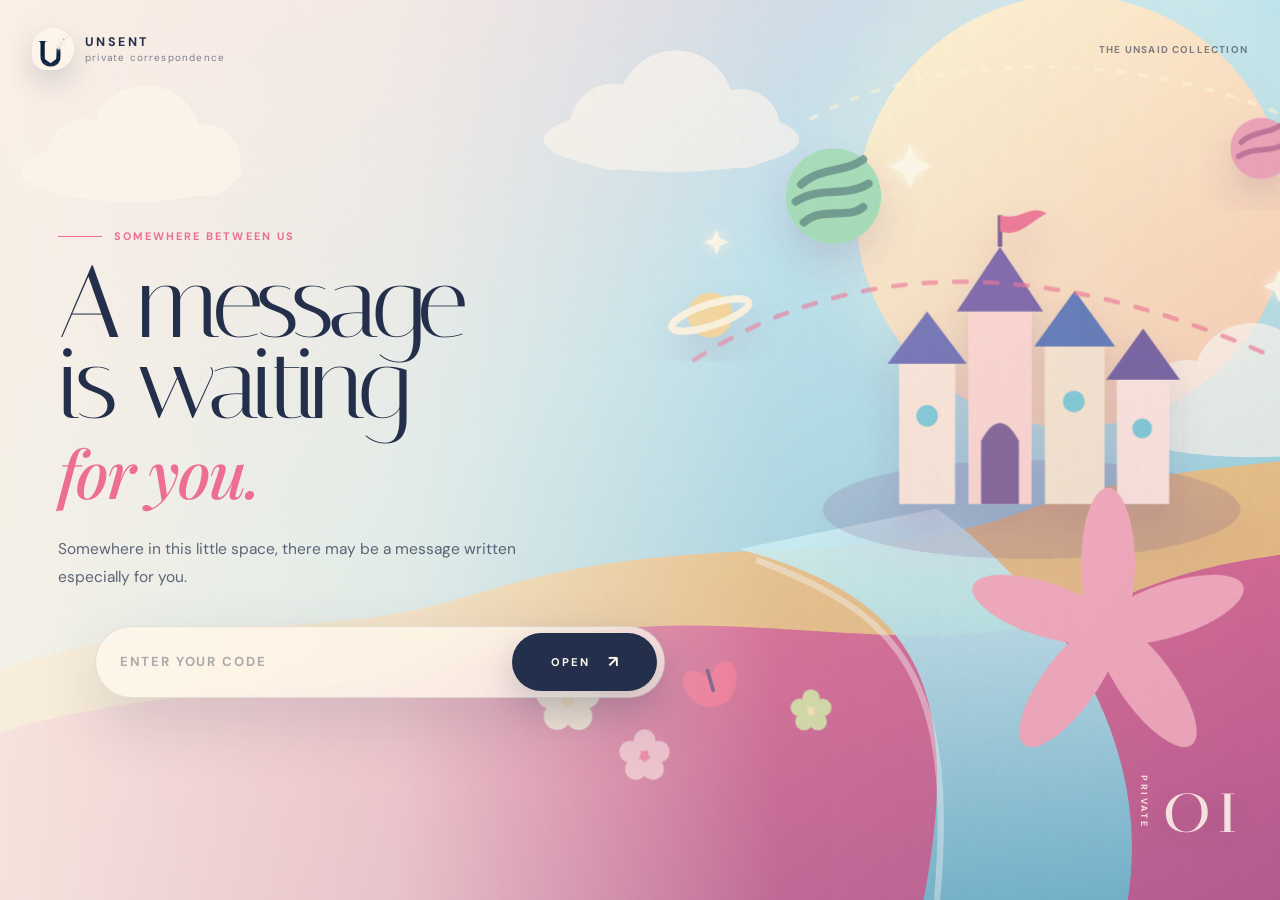
<file: index.html>
<!DOCTYPE html>
<html lang="id">
<head>
  <meta charset="UTF-8" />
  <meta name="viewport" content="width=device-width, initial-scale=1.0" />
  <meta http-equiv="Cache-Control" content="no-cache, no-store, must-revalidate" />
  <meta http-equiv="Pragma" content="no-cache" />
  <meta http-equiv="Expires" content="0" />
  <meta name="description" content="A private message, written for its intended recipient." />
  <meta name="theme-color" content="#f3a6bd" />
  <link rel="icon" type="image/png" sizes="32x32" href="assets/branding/favicon-32.png" />
  <link rel="icon" type="image/png" sizes="192x192" href="assets/branding/favicon-192.png" />
  <link rel="apple-touch-icon" href="assets/branding/favicon-192.png" />
  <title>The Unsaid Collection</title>
  <link rel="preconnect" href="https://fonts.googleapis.com" />
  <link rel="preconnect" href="https://fonts.gstatic.com" crossorigin />
  <link href="https://fonts.googleapis.com/css2?family=DM+Sans:wght@400;500;600;700&family=Italiana&family=Playfair+Display:ital,wght@0,600;1,500&display=swap" rel="stylesheet" />
  <link rel="stylesheet" href="css/style.css?v=20260629-scrollfix3" />
  <link rel="stylesheet" href="css/landing-v2.css?v=20260629-scrollfix3" />
</head>
<body class="landing-page dream-gate">
  <div class="dream-world" aria-hidden="true">
    <svg class="dream-art" viewBox="0 0 1600 1000" preserveAspectRatio="xMidYMid slice" role="presentation">
      <defs>
        <linearGradient id="sky" x1="0" y1="0" x2="1" y2="1">
          <stop offset="0" stop-color="#f8c4d3" />
          <stop offset="0.44" stop-color="#b9e3ef" />
          <stop offset="1" stop-color="#8bc9d8" />
        </linearGradient>
        <linearGradient id="sun" x1="0" y1="0" x2="1" y2="1">
          <stop offset="0" stop-color="#fff4cf" />
          <stop offset="1" stop-color="#ffc5a8" />
        </linearGradient>
        <linearGradient id="hillOne" x1="0" y1="0" x2="1" y2="1">
          <stop offset="0" stop-color="#f06f93" />
          <stop offset="1" stop-color="#bf5e96" />
        </linearGradient>
        <linearGradient id="hillTwo" x1="0" y1="0" x2="1" y2="1">
          <stop offset="0" stop-color="#f5d58e" />
          <stop offset="1" stop-color="#e9a977" />
        </linearGradient>
        <linearGradient id="river" x1="0" y1="0" x2="0" y2="1">
          <stop offset="0" stop-color="#d7fbff" />
          <stop offset="1" stop-color="#6dc4d9" />
        </linearGradient>
        <filter id="blur20"><feGaussianBlur stdDeviation="20" /></filter>
        <filter id="softShadow" x="-50%" y="-50%" width="200%" height="200%">
          <feDropShadow dx="0" dy="22" stdDeviation="20" flood-color="#703f78" flood-opacity=".18" />
        </filter>
        <filter id="glow" x="-100%" y="-100%" width="300%" height="300%">
          <feGaussianBlur stdDeviation="7" result="b" />
          <feMerge><feMergeNode in="b"/><feMergeNode in="SourceGraphic"/></feMerge>
        </filter>
      </defs>

      <rect width="1600" height="1000" fill="url(#sky)" />
      <circle cx="1280" cy="235" r="240" fill="url(#sun)" opacity=".96" />
      <circle cx="1295" cy="220" r="294" fill="#fff7d9" opacity=".17" filter="url(#blur20)" />

      <g class="cloud cloud-a" fill="#fffaf1" opacity=".84">
        <ellipse cx="235" cy="190" rx="122" ry="34" />
        <circle cx="184" cy="174" r="42" />
        <circle cx="251" cy="156" r="61" />
        <circle cx="316" cy="178" r="40" />
      </g>
      <g class="cloud cloud-b" fill="#fff7ef" opacity=".68">
        <ellipse cx="835" cy="155" rx="142" ry="36" />
        <circle cx="770" cy="141" r="48" />
        <circle cx="840" cy="120" r="64" />
        <circle cx="912" cy="143" r="44" />
      </g>
      <g class="cloud cloud-c" fill="#fff7ef" opacity=".74">
        <ellipse cx="1480" cy="470" rx="150" ry="38" />
        <circle cx="1407" cy="448" r="48" />
        <circle cx="1480" cy="425" r="66" />
        <circle cx="1552" cy="453" r="44" />
      </g>

      <path d="M0 780 C260 660 410 725 610 662 C870 580 1030 640 1220 570 C1400 506 1510 525 1600 495 L1600 1000 L0 1000 Z" fill="url(#hillTwo)" opacity=".96" />
      <path d="M0 846 C260 738 420 794 665 720 C900 650 1120 760 1330 666 C1450 612 1530 620 1600 602 L1600 1000 L0 1000 Z" fill="url(#hillOne)" />
      <path d="M910 610 C1090 660 1165 742 1115 1000 L1342 1000 C1370 823 1265 665 1130 565 Z" fill="url(#river)" opacity=".9" />
      <path d="M929 622 C1088 681 1152 752 1130 1000" fill="none" stroke="#fff" stroke-width="7" opacity=".42" />

      <g class="dream-castle" filter="url(#softShadow)">
        <ellipse cx="1235" cy="566" rx="232" ry="55" fill="#784b8e" opacity=".2" />
        <path d="M1088 560 L1088 400 L1150 400 L1150 560 Z" fill="#ffe7db" />
        <path d="M1165 560 L1165 342 L1235 342 L1235 560 Z" fill="#ffd6d2" />
        <path d="M1250 560 L1250 382 L1316 382 L1316 560 Z" fill="#f9e5d1" />
        <path d="M1330 560 L1330 420 L1388 420 L1388 560 Z" fill="#ffe5e0" />
        <path d="M1075 404 L1119 346 L1163 404 Z" fill="#6d6cb5" />
        <path d="M1152 346 L1200 274 L1248 346 Z" fill="#795fa8" />
        <path d="M1238 385 L1283 323 L1328 385 Z" fill="#5b74b8" />
        <path d="M1318 422 L1359 365 L1400 422 Z" fill="#735d9f" />
        <path d="M1179 490 Q1200 450 1221 490 L1221 560 L1179 560 Z" fill="#7e5f96" />
        <circle cx="1119" cy="462" r="12" fill="#7ec9d8" />
        <circle cx="1282" cy="446" r="12" fill="#7ec9d8" />
        <circle cx="1358" cy="476" r="11" fill="#7ec9d8" />
        <path d="M1200 274 L1200 239" stroke="#76518b" stroke-width="5" />
        <path d="M1200 239 C1225 246 1232 226 1252 237 C1232 248 1221 264 1200 257 Z" fill="#ef6f91" />
      </g>

      <g class="planet planet-a" filter="url(#softShadow)">
        <circle cx="1015" cy="218" r="53" fill="#9ddbb3" />
        <path d="M979 205 C1001 185 1028 192 1048 177 M973 224 C999 206 1028 220 1054 204 M982 247 C1002 229 1032 244 1048 230" fill="none" stroke="#527f78" stroke-width="9" stroke-linecap="round" opacity=".8" />
      </g>
      <g class="planet planet-b" filter="url(#softShadow)">
        <circle cx="1490" cy="165" r="34" fill="#ec9eb4" />
        <path d="M1468 158 C1482 145 1501 149 1513 138 M1465 174 C1482 162 1501 171 1518 159" fill="none" stroke="#ad5d88" stroke-width="6" stroke-linecap="round" opacity=".75" />
      </g>
      <g class="planet planet-c" filter="url(#softShadow)">
        <circle cx="878" cy="350" r="25" fill="#f6d18c" />
        <ellipse cx="878" cy="350" rx="45" ry="12" fill="none" stroke="#fff6df" stroke-width="8" transform="rotate(-18 878 350)" />
      </g>

      <g class="giant-flower flower-a" transform="translate(1320 700)">
        <circle r="42" fill="#ffcb65" />
        <ellipse rx="30" ry="84" fill="#f8a9be" transform="rotate(0) translate(0 -74)" />
        <ellipse rx="30" ry="84" fill="#f8a9be" transform="rotate(72) translate(0 -74)" />
        <ellipse rx="30" ry="84" fill="#f8a9be" transform="rotate(144) translate(0 -74)" />
        <ellipse rx="30" ry="84" fill="#f8a9be" transform="rotate(216) translate(0 -74)" />
        <ellipse rx="30" ry="84" fill="#f8a9be" transform="rotate(288) translate(0 -74)" />
      </g>
      <g class="giant-flower flower-b" transform="translate(1460 780) scale(.7)">
        <circle r="42" fill="#f27a91" />
        <ellipse rx="30" ry="84" fill="#d7eaa7" transform="rotate(0) translate(0 -74)" />
        <ellipse rx="30" ry="84" fill="#d7eaa7" transform="rotate(72) translate(0 -74)" />
        <ellipse rx="30" ry="84" fill="#d7eaa7" transform="rotate(144) translate(0 -74)" />
        <ellipse rx="30" ry="84" fill="#d7eaa7" transform="rotate(216) translate(0 -74)" />
        <ellipse rx="30" ry="84" fill="#d7eaa7" transform="rotate(288) translate(0 -74)" />
      </g>

      <g class="little-flowers" opacity=".92">
        <g transform="translate(720 778)"><circle r="12" fill="#ffe8a8"/><circle cy="-22" r="15" fill="#fff4d7"/><circle cx="20" cy="-6" r="15" fill="#fff4d7"/><circle cx="12" cy="18" r="15" fill="#fff4d7"/><circle cx="-12" cy="18" r="15" fill="#fff4d7"/><circle cx="-20" cy="-6" r="15" fill="#fff4d7"/></g>
        <g transform="translate(805 840) scale(.8)"><circle r="12" fill="#f46c90"/><circle cy="-22" r="15" fill="#f9c4d2"/><circle cx="20" cy="-6" r="15" fill="#f9c4d2"/><circle cx="12" cy="18" r="15" fill="#f9c4d2"/><circle cx="-12" cy="18" r="15" fill="#f9c4d2"/><circle cx="-20" cy="-6" r="15" fill="#f9c4d2"/></g>
        <g transform="translate(990 790) scale(.65)"><circle r="12" fill="#fff2b5"/><circle cy="-22" r="15" fill="#d9ecaa"/><circle cx="20" cy="-6" r="15" fill="#d9ecaa"/><circle cx="12" cy="18" r="15" fill="#d9ecaa"/><circle cx="-12" cy="18" r="15" fill="#d9ecaa"/><circle cx="-20" cy="-6" r="15" fill="#d9ecaa"/></g>
      </g>

      <g class="butterfly butterfly-a" transform="translate(970 470) rotate(-16)" fill="#f76e92">
        <ellipse cx="-14" cy="0" rx="15" ry="25" transform="rotate(-30)" />
        <ellipse cx="14" cy="0" rx="15" ry="25" transform="rotate(30)" />
        <rect x="-2" y="-13" width="4" height="27" rx="2" fill="#6f4b79" />
      </g>
      <g class="butterfly butterfly-b" transform="translate(1430 340) rotate(20) scale(.7)" fill="#fff3bb">
        <ellipse cx="-14" cy="0" rx="15" ry="25" transform="rotate(-30)" />
        <ellipse cx="14" cy="0" rx="15" ry="25" transform="rotate(30)" />
        <rect x="-2" y="-13" width="4" height="27" rx="2" fill="#a26482" />
      </g>

      <g class="sparkles" fill="#fff9e8" filter="url(#glow)">
        <path d="M1100 160 l7 18 18 7-18 7-7 18-7-18-18-7 18-7z" />
        <path d="M1510 300 l5 13 13 5-13 5-5 13-5-13-13-5 13-5z" />
        <path d="M885 255 l4 10 10 4-10 4-4 10-4-10-10-4 10-4z" />
      </g>

      <path class="orbit orbit-a" d="M860 400 C1030 290 1240 280 1500 395" fill="none" stroke="#f16d90" stroke-width="5" stroke-linecap="round" opacity=".62" />
      <path class="orbit orbit-b" d="M990 132 C1140 48 1390 57 1560 150" fill="none" stroke="#fff5d6" stroke-width="4" stroke-linecap="round" opacity=".62" />
    </svg>
    <div class="dream-grain"></div>
    <div class="dream-vignette"></div>
  </div>

  <header class="dream-header reveal-item">
    <a href="index.html" class="dream-brand" aria-label="Kembali ke halaman utama">
      <img class="dream-brand-logo" src="assets/branding/unsent-mark.png" alt="" aria-hidden="true" />
      <span class="dream-brand-copy">
        <strong>UNSENT</strong>
        <small>private correspondence</small>
      </span>
    </a>
    <span class="dream-edition">THE UNSAID COLLECTION</span>
  </header>

  <main class="dream-main">
    <section class="dream-copy reveal-item" aria-labelledby="page-title">
      <p class="dream-kicker"><span></span> Somewhere between us</p>
      <h1 id="page-title">A message<br />is waiting<br /><em>for you.</em></h1>
      <p class="dream-description">
        Somewhere in this little space, there may be a message written especially for you.
      </p>

      <form id="inviteForm" class="invite-form dream-form" novalidate>
        <label class="sr-only" for="inviteCode">Invitation code</label>
        <p id="formMessage" class="form-message dream-feedback" role="status" aria-live="polite"></p>
        <div class="input-wrap dream-input">
          <input
            id="inviteCode"
            name="inviteCode"
            type="text"
            inputmode="text"
            autocomplete="off"
            autocapitalize="characters"
            spellcheck="false"
            placeholder="ENTER YOUR CODE"
            maxlength="30"
            aria-describedby="formMessage"
          />
          <button id="submitButton" type="submit" aria-label="Buka pesan">
            <span class="button-label">OPEN</span>
            <span class="button-arrow" aria-hidden="true">↗</span>
          </button>
        </div>
      </form>
    </section>

    <div class="dream-side-title reveal-item" aria-hidden="true">
      <span>PRIVATE</span>
      <strong>01</strong>
    </div>
  </main>

  <div id="successOverlay" class="success-overlay dream-success" aria-hidden="true">
    <div class="success-portal" aria-hidden="true">
      <span class="success-orbit orbit-one"></span>
      <span class="success-orbit orbit-two"></span>
      <span class="success-star">✦</span>
    </div>
    <div class="success-card">
      <p class="success-kicker">Invitation recognized</p>
      <h2>Welcome, <span id="guestName">friend</span>.</h2>
      <p>Your message is opening.</p>
      <div class="loading-line"><span></span></div>
    </div>
  </div>

  <button id="ownerResetButton" class="owner-reset-button" type="button" aria-label="Reset one-time read history"></button>

  <script src="js/messages.js?v=20260629-scrollfix3"></script>
  <script src="js/app.js?v=20260629-scrollfix3"></script>
</body>
</html>
</file>
<file: css/style.css>
:root {
  --ink: #25233a;
  --muted: #706d83;
  --paper: rgba(255, 255, 255, 0.76);
  --line: rgba(37, 35, 58, 0.13);
  --shadow: 0 30px 90px rgba(67, 54, 106, 0.18);
}

* {
  box-sizing: border-box;
}

html {
  scroll-behavior: smooth;
}

body {
  margin: 0;
  min-height: 100vh;
  font-family: "DM Sans", sans-serif;
  color: var(--ink);
  background: #f6f2fb;
  overflow-x: hidden;
}

button,
input {
  font: inherit;
}

button,
a {
  -webkit-tap-highlight-color: transparent;
}

button {
  cursor: pointer;
}

/* =========================================================
   LANDING PAGE — THE PRIVATE INVITATION
   ========================================================= */
.landing-page {
  position: relative;
  min-height: 100vh;
  display: flex;
  flex-direction: column;
  color: #f7f0e8;
  background: #0d1326;
  isolation: isolate;
}

.night-sky {
  position: fixed;
  z-index: -2;
  inset: 0;
  overflow: hidden;
  pointer-events: none;
  background:
    radial-gradient(circle at 70% 14%, rgba(120, 114, 165, 0.16), transparent 30%),
    radial-gradient(circle at 13% 84%, rgba(112, 64, 93, 0.18), transparent 31%),
    linear-gradient(145deg, #10182e 0%, #0d1326 48%, #111326 100%);
}

.aurora,
.moon-glow,
.stars,
.landing-grain {
  position: absolute;
}

.aurora {
  border-radius: 50%;
  filter: blur(75px);
  opacity: 0.34;
  animation: landing-drift 16s ease-in-out infinite;
}

.aurora-one {
  width: 540px;
  height: 410px;
  top: -180px;
  right: -100px;
  background: #7775a8;
}

.aurora-two {
  width: 430px;
  height: 430px;
  left: -180px;
  bottom: -220px;
  background: #713e5f;
  animation-delay: -7s;
}

.moon-glow {
  width: 320px;
  height: 320px;
  top: 9%;
  right: 13%;
  border-radius: 50%;
  background: rgba(247, 232, 206, 0.09);
  filter: blur(18px);
  box-shadow: 0 0 100px rgba(246, 224, 189, 0.08);
}

.stars {
  inset: 0;
  opacity: 0.36;
  background-image:
    radial-gradient(circle, rgba(255,255,255,.9) 0 1px, transparent 1.2px),
    radial-gradient(circle, rgba(255,239,218,.72) 0 1px, transparent 1.3px);
  background-position: 0 0, 35px 24px;
}

.stars-small {
  background-size: 86px 86px, 112px 112px;
  mask-image: linear-gradient(to bottom, black, transparent 84%);
}

.stars-large {
  opacity: 0.17;
  background-size: 220px 220px, 310px 310px;
  transform: translateY(-40px);
}

.landing-grain {
  inset: 0;
  opacity: 0.14;
  mix-blend-mode: soft-light;
  background-image: url("data:image/svg+xml,%3Csvg viewBox='0 0 180 180' xmlns='http://www.w3.org/2000/svg'%3E%3Cfilter id='n'%3E%3CfeTurbulence type='fractalNoise' baseFrequency='.86' numOctaves='3' stitchTiles='stitch'/%3E%3C/filter%3E%3Crect width='100%25' height='100%25' filter='url(%23n)' opacity='.55'/%3E%3C/svg%3E");
}

.landing-header,
.landing-footer,
.landing-shell {
  width: min(1240px, calc(100% - 48px));
  margin-inline: auto;
}

.landing-header {
  position: relative;
  z-index: 4;
  display: flex;
  align-items: center;
  justify-content: space-between;
  gap: 20px;
  padding: 30px 0 14px;
  border-bottom: 1px solid rgba(255,255,255,0.1);
}

.landing-brand {
  display: inline-flex;
  align-items: center;
  gap: 10px;
  color: #f6ede4;
  font-family: "Italiana", "Playfair Display", serif;
  font-size: 1.2rem;
  letter-spacing: 0.06em;
  text-decoration: none;
}

.brand-star {
  color: #d0aa7c;
  font-size: 0.85rem;
}

.landing-header p,
.landing-footer p {
  margin: 0;
  color: rgba(238, 230, 222, 0.46);
  font-size: 0.68rem;
  letter-spacing: 0.16em;
  text-transform: uppercase;
}

.landing-shell {
  position: relative;
  z-index: 2;
  flex: 1;
  display: grid;
  grid-template-columns: minmax(0, 1.02fr) minmax(430px, 0.78fr);
  align-items: center;
  gap: clamp(55px, 8vw, 120px);
  padding: 58px 0 62px;
}

.landing-copy {
  max-width: 650px;
}

.landing-kicker {
  display: flex;
  align-items: center;
  gap: 12px;
  margin: 0 0 25px;
  color: #c8a77f;
  font-size: 0.69rem;
  font-weight: 600;
  letter-spacing: 0.19em;
  text-transform: uppercase;
}

.landing-kicker span {
  width: 42px;
  height: 1px;
  background: #c8a77f;
}

.landing-copy h1 {
  margin: 0;
  color: #f7f0e8;
  font-family: "Italiana", "Playfair Display", serif;
  font-size: clamp(4rem, 7.2vw, 7.25rem);
  font-weight: 400;
  letter-spacing: -0.05em;
  line-height: 0.91;
}

.landing-copy h1 em {
  display: block;
  margin-top: 0.11em;
  color: #d4af83;
  font-family: "Playfair Display", serif;
  font-size: 0.58em;
  font-weight: 500;
  letter-spacing: -0.025em;
}

.landing-intro {
  max-width: 590px;
  margin: 32px 0 0;
  color: rgba(239, 232, 225, 0.65);
  font-size: 0.98rem;
  line-height: 1.9;
}

.landing-details {
  display: flex;
  align-items: center;
  gap: 24px;
  margin-top: 46px;
}

.landing-details > div {
  display: grid;
  grid-template-columns: auto 1fr;
  align-items: center;
  gap: 12px;
  max-width: 200px;
}

.landing-details strong {
  color: #d0aa7c;
  font-family: "Italiana", serif;
  font-size: 1.45rem;
  font-weight: 400;
}

.landing-details span {
  color: rgba(239, 232, 225, 0.53);
  font-size: 0.72rem;
  line-height: 1.45;
}

.landing-details > i {
  width: 35px;
  height: 1px;
  background: rgba(255,255,255,0.14);
}

.invitation-stage {
  position: relative;
  width: min(100%, 505px);
  justify-self: end;
  padding: 24px 18px 18px;
  perspective: 1300px;
}

.letter-stack {
  position: absolute;
  inset: 40px 30px 6px;
  transform-style: preserve-3d;
}

.paper {
  position: absolute;
  inset: 0;
  border: 1px solid rgba(67, 51, 51, 0.11);
  border-radius: 4px;
  background: #e9dfd0;
  box-shadow: 0 30px 80px rgba(0,0,0,0.28);
}

.paper-back {
  transform: rotate(6deg) translate(8px, 8px);
  opacity: 0.5;
}

.paper-middle {
  transform: rotate(-3deg) translate(-7px, 7px);
  opacity: 0.72;
}

.invitation-card {
  position: relative;
  z-index: 2;
  min-height: 565px;
  padding: clamp(34px, 5vw, 53px);
  color: #28211f;
  background:
    linear-gradient(rgba(245, 237, 224, 0.95), rgba(245, 237, 224, 0.95)),
    repeating-linear-gradient(0deg, transparent 0 30px, rgba(75,52,42,.04) 31px);
  border: 1px solid rgba(255,255,255,0.65);
  border-radius: 4px;
  box-shadow: 0 38px 100px rgba(0,0,0,0.37);
  transform: rotateY(-2deg) rotateZ(0.25deg);
  transition: transform 0.5s cubic-bezier(.2,.8,.2,1), box-shadow 0.5s ease;
}

.invitation-stage:hover .invitation-card,
.invitation-stage:focus-within .invitation-card {
  transform: rotateY(0deg) rotateZ(0deg) translateY(-4px);
  box-shadow: 0 46px 115px rgba(0,0,0,0.42);
}

.card-corners::before,
.card-corners::after,
.invitation-card::before,
.invitation-card::after {
  position: absolute;
  width: 22px;
  height: 22px;
  content: "";
  border-color: rgba(92, 69, 56, 0.34);
}

.card-corners::before { top: 15px; left: 15px; border-top: 1px solid; border-left: 1px solid; }
.card-corners::after { top: 15px; right: 15px; border-top: 1px solid; border-right: 1px solid; }
.invitation-card::before { bottom: 15px; left: 15px; border-bottom: 1px solid; border-left: 1px solid; }
.invitation-card::after { bottom: 15px; right: 15px; border-bottom: 1px solid; border-right: 1px solid; }

.invitation-heading {
  display: flex;
  align-items: center;
  justify-content: space-between;
  color: rgba(53, 42, 38, 0.45);
  font-size: 0.65rem;
  letter-spacing: 0.16em;
  text-transform: uppercase;
}

.invitation-symbol {
  color: #966346;
  font-size: 0.9rem;
}

.wax-seal {
  position: relative;
  width: 74px;
  height: 74px;
  display: grid;
  place-items: center;
  margin: 32px auto 27px;
  color: #f0d8c2;
  background:
    radial-gradient(circle at 35% 28%, rgba(255,255,255,.25), transparent 18%),
    radial-gradient(circle, #a2574a 0 58%, #844338 60% 72%, #9b5144 74%);
  border-radius: 48% 52% 46% 54% / 54% 44% 56% 46%;
  filter: drop-shadow(0 8px 10px rgba(83,38,32,.28));
  transform: rotate(-7deg);
  transition: transform 0.35s ease;
}

.invitation-stage:hover .wax-seal {
  transform: rotate(0) scale(1.04);
}

.wax-seal::after {
  position: absolute;
  inset: 11px;
  border: 1px solid rgba(249, 220, 196, 0.42);
  border-radius: 50%;
  content: "";
}

.wax-seal span {
  position: relative;
  z-index: 1;
  font-family: "Italiana", serif;
  font-size: 1.85rem;
}

.card-kicker {
  margin: 0 0 11px;
  color: #9a6a4d;
  font-size: 0.62rem;
  font-weight: 600;
  letter-spacing: 0.17em;
  text-align: center;
  text-transform: uppercase;
}

.invitation-card h2 {
  margin: 0;
  font-family: "Italiana", "Playfair Display", serif;
  font-size: clamp(2.55rem, 4vw, 3.35rem);
  font-weight: 400;
  letter-spacing: -0.04em;
  line-height: 0.95;
  text-align: center;
}

.card-description {
  max-width: 310px;
  margin: 20px auto 28px;
  color: #786b65;
  font-size: 0.82rem;
  line-height: 1.65;
  text-align: center;
}

.invite-form {
  width: 100%;
  margin: 0 auto;
}

.invite-form label {
  display: block;
  margin: 0 0 8px 2px;
  color: #6f5d55;
  font-size: 0.67rem;
  font-weight: 600;
  letter-spacing: 0.13em;
  text-transform: uppercase;
}

.input-wrap {
  display: grid;
  grid-template-columns: auto minmax(0, 1fr) auto;
  align-items: center;
  gap: 10px;
  min-height: 59px;
  padding: 6px 7px 6px 15px;
  border: 1px solid rgba(79, 58, 48, 0.2);
  background: rgba(255,255,255,0.39);
  box-shadow: inset 0 1px rgba(255,255,255,0.55);
  transition: border-color .25s ease, box-shadow .25s ease, transform .25s ease;
}

.input-wrap:focus-within {
  border-color: rgba(146, 82, 64, 0.58);
  box-shadow: 0 10px 28px rgba(75, 51, 43, 0.11), inset 0 1px rgba(255,255,255,.75);
  transform: translateY(-1px);
}

.input-wrap.error {
  border-color: rgba(165, 55, 62, 0.62);
  animation: shake 0.38s ease;
}

.input-icon {
  color: rgba(91, 68, 58, 0.45);
  font-family: "Italiana", serif;
  font-size: 1.2rem;
}

.input-wrap input {
  min-width: 0;
  width: 100%;
  padding: 12px 0;
  border: 0;
  outline: 0;
  color: #342925;
  background: transparent;
  font-size: 0.92rem;
  font-weight: 600;
  letter-spacing: 0.12em;
  text-transform: uppercase;
}

.input-wrap input::placeholder {
  color: rgba(87, 68, 61, 0.31);
}

.input-wrap button {
  min-width: 112px;
  display: inline-flex;
  align-items: center;
  justify-content: center;
  gap: 10px;
  padding: 14px 16px;
  border: 0;
  color: #f8eee4;
  background: #2e292b;
  box-shadow: 0 9px 20px rgba(41, 34, 35, 0.2);
  transition: transform .2s ease, background .2s ease, opacity .2s ease;
}

.input-wrap button:hover {
  background: #4b3936;
  transform: translateY(-2px);
}

.input-wrap button:disabled {
  cursor: progress;
  opacity: .67;
}

.input-wrap button.checking .button-arrow {
  animation: spinner .7s linear infinite;
}

.button-arrow {
  font-size: 1rem;
}

.form-feedback {
  min-height: 28px;
  display: flex;
  align-items: flex-start;
  justify-content: space-between;
  gap: 12px;
  padding: 8px 2px 0;
}

.form-message {
  margin: 0;
  color: #a13f48;
  font-size: 0.72rem;
  line-height: 1.35;
}

.form-message.success {
  color: #4d755b;
}

.form-feedback > span {
  flex: none;
  color: rgba(80, 63, 56, 0.43);
  font-size: 0.64rem;
}

.card-footer {
  display: flex;
  align-items: center;
  justify-content: center;
  gap: 10px;
  margin-top: 19px;
  color: rgba(65, 50, 44, 0.38);
  font-family: "Playfair Display", serif;
  font-size: 0.62rem;
  font-style: italic;
}

.card-footer i {
  width: 3px;
  height: 3px;
  background: #a27b64;
  border-radius: 50%;
}

.floating-note {
  position: absolute;
  z-index: 4;
  padding: 9px 13px;
  color: rgba(243, 231, 219, 0.6);
  background: rgba(12, 17, 33, 0.62);
  border: 1px solid rgba(255,255,255,0.09);
  border-radius: 999px;
  backdrop-filter: blur(12px);
  font-family: "Playfair Display", serif;
  font-size: 0.66rem;
  font-style: italic;
  white-space: nowrap;
  box-shadow: 0 12px 35px rgba(0,0,0,.18);
  animation: note-float 5s ease-in-out infinite;
}

.note-one {
  top: 9px;
  right: -47px;
}

.note-two {
  left: -59px;
  bottom: 49px;
  animation-delay: -2.3s;
}

.landing-footer {
  position: relative;
  z-index: 3;
  display: flex;
  justify-content: space-between;
  gap: 24px;
  padding: 14px 0 27px;
}

.landing-footer span {
  display: inline-block;
  margin-left: 6px;
  animation: scroll-nudge 1.8s ease-in-out infinite;
}

.reveal-item {
  opacity: 0;
  transform: translateY(18px);
  animation: reveal .85s cubic-bezier(.2,.75,.2,1) forwards;
}

.landing-header.reveal-item { animation-delay: .05s; }
.landing-copy .reveal-item:nth-child(1) { animation-delay: .12s; }
.landing-copy .reveal-item:nth-child(2) { animation-delay: .22s; }
.landing-copy .reveal-item:nth-child(3) { animation-delay: .34s; }
.landing-copy .reveal-item:nth-child(4) { animation-delay: .46s; }
.invitation-stage.reveal-item { animation-delay: .3s; }
.landing-footer.reveal-item { animation-delay: .58s; }

.success-overlay {
  position: fixed;
  z-index: 30;
  inset: 0;
  display: grid;
  place-items: center;
  padding: 24px;
  background: rgba(6, 10, 22, 0.72);
  backdrop-filter: blur(20px);
  opacity: 0;
  visibility: hidden;
  transition: opacity .4s ease, visibility .4s ease;
}

.success-overlay.active {
  opacity: 1;
  visibility: visible;
}

.success-rings {
  position: absolute;
  width: min(68vw, 660px);
  aspect-ratio: 1;
}

.success-rings span {
  position: absolute;
  inset: 0;
  border: 1px solid rgba(218, 180, 134, 0.12);
  border-radius: 50%;
  animation: ring-pulse 2s ease-out infinite;
}

.success-rings span:nth-child(2) { inset: 13%; animation-delay: -.65s; }
.success-rings span:nth-child(3) { inset: 27%; animation-delay: -1.3s; }

.success-card {
  position: relative;
  width: min(440px, 100%);
  padding: 46px 38px;
  color: #2c2523;
  text-align: center;
  background: #f3eadf;
  border: 1px solid rgba(255,255,255,0.75);
  box-shadow: 0 40px 120px rgba(0,0,0,.45);
  transform: translateY(22px) scale(.96);
  transition: transform .45s cubic-bezier(.2,.8,.2,1);
}

.success-overlay.active .success-card {
  transform: translateY(0) scale(1);
}

.success-icon {
  width: 48px;
  height: 48px;
  display: grid;
  place-items: center;
  margin: 0 auto 18px;
  color: #9e654d;
  border: 1px solid rgba(126, 82, 63, .24);
  border-radius: 50%;
}

.success-kicker {
  margin: 0;
  color: #9b6a52;
  font-size: .67rem;
  font-weight: 600;
  letter-spacing: .18em;
  text-transform: uppercase;
}

.success-card h2 {
  margin: 12px 0 9px;
  font-family: "Italiana", "Playfair Display", serif;
  font-size: 2.75rem;
  font-weight: 400;
  letter-spacing: -.04em;
}

.success-card > p:not(.success-kicker) {
  margin: 0;
  color: #746862;
}

.success-card small {
  color: #8e817a;
}

.loading-line {
  height: 2px;
  margin: 27px 0 14px;
  overflow: hidden;
  background: rgba(76, 57, 49, 0.11);
}

.loading-line span {
  display: block;
  width: 0;
  height: 100%;
  background: linear-gradient(90deg, #804a3e, #cf9f73);
}

.success-overlay.active .loading-line span {
  animation: load 1.45s ease forwards;
}

.landing-page.invite-accepted .invitation-card {
  transform: translateY(-10px) rotateX(2deg) scale(.98);
}

@keyframes landing-drift {
  0%, 100% { transform: translate3d(0,0,0) scale(1); }
  50% { transform: translate3d(34px,-18px,0) scale(1.08); }
}

@keyframes note-float {
  0%, 100% { transform: translateY(0) rotate(-1deg); }
  50% { transform: translateY(-8px) rotate(1deg); }
}

@keyframes scroll-nudge {
  0%, 100% { transform: translateY(0); opacity: .5; }
  50% { transform: translateY(4px); opacity: 1; }
}

@keyframes spinner {
  to { transform: rotate(360deg); }
}

@keyframes ring-pulse {
  0% { transform: scale(.7); opacity: 0; }
  35% { opacity: .8; }
  100% { transform: scale(1.12); opacity: 0; }
}

@media (max-width: 1020px) {
  .landing-shell {
    grid-template-columns: 1fr;
    gap: 70px;
    padding-top: 70px;
  }

  .landing-copy {
    max-width: 780px;
    text-align: center;
    justify-self: center;
  }

  .landing-kicker,
  .landing-details {
    justify-content: center;
  }

  .landing-intro {
    margin-inline: auto;
  }

  .invitation-stage {
    justify-self: center;
  }
}

@media (max-width: 620px) {
  .landing-header,
  .landing-footer,
  .landing-shell {
    width: min(100% - 28px, 1240px);
  }

  .landing-header {
    padding-top: 20px;
  }

  .landing-header p {
    display: none;
  }

  .landing-shell {
    gap: 45px;
    padding: 50px 0 36px;
  }

  .landing-copy h1 {
    font-size: clamp(3.35rem, 18vw, 5.2rem);
  }

  .landing-intro {
    font-size: .9rem;
    line-height: 1.8;
  }

  .landing-details {
    gap: 12px;
    margin-top: 35px;
  }

  .landing-details > div {
    grid-template-columns: 1fr;
    gap: 2px;
    text-align: center;
  }

  .landing-details > i {
    width: 20px;
  }

  .invitation-stage {
    padding: 10px 0;
  }

  .letter-stack {
    inset: 25px 7px 0;
  }

  .invitation-card {
    min-height: 0;
    padding: 38px 24px 34px;
    transform: none;
  }

  .invitation-stage:hover .invitation-card,
  .invitation-stage:focus-within .invitation-card {
    transform: translateY(-2px);
  }

  .wax-seal {
    width: 66px;
    height: 66px;
    margin: 27px auto 23px;
  }

  .input-wrap {
    grid-template-columns: auto minmax(0, 1fr);
    padding: 8px 9px 8px 14px;
  }

  .input-wrap button {
    grid-column: 1 / -1;
    width: 100%;
  }

  .form-feedback {
    min-height: 37px;
  }

  .floating-note {
    display: none;
  }

  .card-footer {
    gap: 7px;
    font-size: .57rem;
  }

  .landing-footer {
    justify-content: center;
    text-align: center;
  }

  .landing-footer p:last-child {
    display: none;
  }
}

.message-page {
  min-height: 100vh;
  transition: background 0.6s ease, color 0.6s ease;
}

.message-header,
.message-footer {
  position: relative;
  z-index: 5;
  display: flex;
  align-items: center;
  justify-content: space-between;
  gap: 20px;
  width: min(1180px, calc(100% - 40px));
  margin: 0 auto;
}

.message-header {
  padding: 24px 0;
}

.brand {
  color: inherit;
  font-family: "Playfair Display", serif;
  font-style: italic;
  text-decoration: none;
}

.ghost-button,
.secondary-button {
  border: 1px solid var(--theme-line, rgba(255,255,255,0.25));
  color: inherit;
  background: var(--theme-glass, rgba(255,255,255,0.08));
  backdrop-filter: blur(12px);
  transition: transform 0.2s ease, background 0.2s ease;
}

.ghost-button {
  padding: 10px 15px;
  border-radius: 999px;
  font-size: 0.78rem;
}

.ghost-button:hover,
.secondary-button:hover {
  transform: translateY(-2px);
  background: var(--theme-glass-hover, rgba(255,255,255,0.14));
}

.message-shell {
  position: relative;
  z-index: 2;
  width: min(1000px, calc(100% - 32px));
  margin: 0 auto;
}

.intro-scene {
  min-height: calc(100vh - 150px);
  display: flex;
  flex-direction: column;
  align-items: center;
  justify-content: center;
  padding: 42px 0 90px;
  text-align: center;
  transition: opacity 0.5s ease, transform 0.5s ease;
}

.intro-scene.leaving {
  opacity: 0;
  transform: translateY(-22px);
}

.envelope-wrap {
  height: 180px;
  display: grid;
  place-items: center;
  margin-bottom: 24px;
  perspective: 1000px;
}

.envelope {
  position: relative;
  width: 230px;
  height: 145px;
  padding: 0;
  border: 0;
  background: transparent;
  filter: drop-shadow(0 25px 28px rgba(0,0,0,0.18));
  transition: transform 0.25s ease;
}

.envelope:hover {
  transform: translateY(-7px) rotate(-1deg);
}

.envelope-back,
.envelope-front,
.envelope-flap {
  position: absolute;
  inset: 0;
  border-radius: 10px;
}

.envelope-back {
  background: var(--theme-envelope, #ece0f4);
}

.envelope-front {
  z-index: 3;
  clip-path: polygon(0 0, 50% 50%, 100% 0, 100% 100%, 0 100%);
  background: var(--theme-envelope-front, #dfcfe9);
}

.envelope-flap {
  z-index: 4;
  transform-origin: top;
  clip-path: polygon(0 0, 100% 0, 50% 62%);
  background: var(--theme-envelope-flap, #f4e9f9);
  transition: transform 0.75s cubic-bezier(.2,.8,.2,1), z-index 0s 0.3s;
}

.letter-preview {
  position: absolute;
  z-index: 2;
  left: 18px;
  right: 18px;
  bottom: 12px;
  height: 112px;
  padding: 22px;
  background: #fffdf8;
  border-radius: 8px;
  transition: transform 0.75s cubic-bezier(.2,.8,.2,1);
}

.letter-lines,
.letter-lines::before,
.letter-lines::after {
  display: block;
  height: 5px;
  border-radius: 99px;
  background: #ddd5cc;
  content: "";
}

.letter-lines::before {
  width: 72%;
  margin-top: 12px;
}

.letter-lines::after {
  width: 54%;
  margin-top: 12px;
}

.letter-seal {
  position: absolute;
  right: 18px;
  bottom: 15px;
  color: var(--theme-accent, #8b6da7);
}

.envelope.opened .envelope-flap {
  z-index: 1;
  transform: rotateX(180deg);
}

.envelope.opened .letter-preview {
  transform: translateY(-74px);
}

.message-kicker {
  margin: 0 0 12px;
  color: var(--theme-accent, #b8a4d9);
}

.intro-scene h1 {
  margin: 0;
  max-width: 750px;
  font-size: clamp(3.3rem, 9vw, 7rem);
  line-height: 0.95;
  color: var(--theme-heading, white);
}

.message-subtitle {
  width: min(560px, 100%);
  margin: 24px auto 30px;
  color: var(--theme-muted, rgba(255,255,255,0.72));
  line-height: 1.7;
}

.primary-button {
  display: inline-flex;
  align-items: center;
  gap: 16px;
  padding: 15px 20px;
  background: var(--theme-button, linear-gradient(135deg, #fff, #eee));
  color: var(--theme-button-text, #28233a);
}

.letter-scene {
  display: none;
  padding: 60px 0 100px;
}

.letter-scene.visible {
  display: block;
  animation: reveal 0.7s ease forwards;
}

.letter-card {
  width: min(760px, 100%);
  margin: 0 auto;
  padding: clamp(30px, 7vw, 70px);
  color: #2c2830;
  background:
    linear-gradient(rgba(255,253,248,0.94), rgba(255,253,248,0.94)),
    repeating-linear-gradient(0deg, transparent, transparent 31px, rgba(93,72,70,0.05) 32px);
  border: 1px solid rgba(255,255,255,0.78);
  border-radius: 10px;
  box-shadow: 0 35px 90px rgba(0,0,0,0.2);
  transform: rotate(-0.35deg);
}

.letter-topline {
  display: flex;
  justify-content: space-between;
  gap: 20px;
  margin-bottom: 44px;
  color: #91848d;
  font-size: 0.78rem;
  letter-spacing: 0.08em;
  text-transform: uppercase;
}

.letter-symbol {
  color: var(--theme-accent, #87639c);
}

.letter-greeting {
  margin: 0 0 30px;
  font-family: "Playfair Display", serif;
  font-size: clamp(2rem, 5vw, 3.1rem);
}

.letter-body p {
  margin: 0 0 24px;
  color: #49424a;
  font-family: "Playfair Display", serif;
  font-size: clamp(1.14rem, 2.3vw, 1.34rem);
  line-height: 1.95;
  opacity: 0;
  transform: translateY(14px);
}

.letter-body p.visible {
  animation: reveal 0.75s ease forwards;
}

.letter-closing {
  margin-top: 48px;
  padding-top: 30px;
  border-top: 1px solid rgba(51,44,48,0.12);
}

.letter-closing > p {
  color: #5e555d;
  font-style: italic;
}

.signature-block {
  display: flex;
  flex-direction: column;
  align-items: flex-end;
  gap: 7px;
  margin-top: 36px;
  color: #6f646d;
  font-family: "Playfair Display", serif;
}

.signature-block strong {
  color: #332d34;
  font-size: 1.1rem;
}

.after-message {
  width: min(640px, 100%);
  margin: 34px auto 0;
  text-align: center;
  color: var(--theme-muted, rgba(255,255,255,0.72));
}

.after-message p {
  line-height: 1.7;
}

.secondary-button {
  margin-top: 12px;
  padding: 12px 18px;
  border-radius: 999px;
}

.message-footer {
  padding: 26px 0;
  color: var(--theme-muted, rgba(255,255,255,0.55));
  font-size: 0.72rem;
}

.glow {
  position: absolute;
  border-radius: 50%;
  filter: blur(60px);
  opacity: 0.38;
  animation: float 13s ease-in-out infinite;
}

.glow-one {
  width: 480px;
  height: 480px;
  top: -180px;
  left: -150px;
  background: var(--theme-glow-one, #72568e);
}

.glow-two {
  width: 520px;
  height: 520px;
  right: -210px;
  bottom: -190px;
  background: var(--theme-glow-two, #b97b9f);
  animation-delay: -5s;
}

.particle {
  position: absolute;
  display: block;
  width: 4px;
  height: 4px;
  background: var(--theme-particle, rgba(255,255,255,0.65));
  border-radius: 50%;
  animation: drift linear infinite;
}

@keyframes reveal {
  to { opacity: 1; transform: translateY(0); }
}

@keyframes float {
  0%, 100% { transform: translate3d(0, 0, 0) scale(1); }
  50% { transform: translate3d(18px, -22px, 0) scale(1.05); }
}

@keyframes drift {
  from { transform: translateY(105vh) scale(0.6); opacity: 0; }
  12% { opacity: 0.8; }
  88% { opacity: 0.4; }
  to { transform: translateY(-20vh) scale(1.1); opacity: 0; }
}

@keyframes shake {
  0%, 100% { transform: translateX(0); }
  25% { transform: translateX(-7px); }
  75% { transform: translateX(7px); }
}

@keyframes load {
  to { width: 100%; }
}

@media (max-width: 700px) {
  .message-header,
  .message-footer {
    width: min(100% - 28px, 1180px);
  }

  .message-footer {
    align-items: flex-start;
    flex-direction: column;
  }

  .intro-scene {
    min-height: calc(100vh - 120px);
    padding-top: 24px;
  }

  .envelope {
    transform: scale(0.88);
  }

  .envelope:hover {
    transform: translateY(-5px) scale(0.88);
  }

  .letter-card {
    transform: none;
  }
}

@media (prefers-reduced-motion: reduce) {
  *, *::before, *::after {
    animation-duration: 0.01ms !important;
    animation-iteration-count: 1 !important;
    scroll-behavior: auto !important;
    transition-duration: 0.01ms !important;
  }
}


/* Smooth opening overrides */
.intro-scene {
  transition: opacity .9s cubic-bezier(.22,.7,.2,1), transform .9s cubic-bezier(.22,.7,.2,1), filter .9s ease;
}

.intro-scene.leaving {
  opacity: 0;
  transform: translateY(-14px) scale(.988);
  filter: blur(7px);
}

.envelope {
  transition: transform .35s ease, filter .35s ease;
}

.envelope.opened {
  animation: envelope-settle 1.2s cubic-bezier(.22,.76,.18,1) forwards;
}

.envelope-flap {
  transition: transform 1.08s cubic-bezier(.22,.76,.18,1), z-index 0s .42s;
}

.letter-preview {
  transition: transform 1.08s cubic-bezier(.22,.76,.18,1), box-shadow 1.08s ease;
}

.envelope.opened .letter-preview {
  transform: translateY(-82px);
  box-shadow: 0 20px 30px rgba(44, 26, 42, .14);
}

@keyframes envelope-settle {
  0% { transform: translateY(0) scale(1) rotate(0deg); }
  45% { transform: translateY(-5px) scale(1.015) rotate(-.4deg); }
  100% { transform: translateY(-2px) scale(1.01) rotate(0deg); }
}
</file>
<file: css/landing-v2.css>
/* =========================================================
   LANDING V4 — DREAM GATE
   One immersive surreal fragrance-world. No card collage,
   no instruction panel, no technical footer.
   ========================================================= */
.dream-gate {
  --dream-ink: #24304b;
  --dream-deep: #50375f;
  --dream-pink: #ed6e92;
  --dream-cream: #fff9ed;
  --dream-sky: #a9deea;
  --dream-lime: #dce9a3;
  min-height: 100svh;
  display: flex;
  flex-direction: column;
  overflow: hidden;
  color: var(--dream-ink);
  background: #a9dce7;
  isolation: isolate;
}

.dream-world {
  position: fixed;
  z-index: -5;
  inset: 0;
  overflow: hidden;
  pointer-events: none;
}

.dream-art {
  position: absolute;
  inset: 0;
  width: 100%;
  height: 100%;
}

.dream-grain,
.dream-vignette {
  position: absolute;
  inset: 0;
}

.dream-grain {
  opacity: .09;
  mix-blend-mode: multiply;
  background-image: url("data:image/svg+xml,%3Csvg viewBox='0 0 180 180' xmlns='http://www.w3.org/2000/svg'%3E%3Cfilter id='n'%3E%3CfeTurbulence type='fractalNoise' baseFrequency='.8' numOctaves='3' stitchTiles='stitch'/%3E%3C/filter%3E%3Crect width='100%25' height='100%25' filter='url(%23n)' opacity='.55'/%3E%3C/svg%3E");
}

.dream-vignette {
  background:
    linear-gradient(90deg, rgba(251, 244, 232, .88) 0%, rgba(251, 244, 232, .67) 31%, rgba(251, 244, 232, .08) 61%, transparent 100%),
    linear-gradient(180deg, rgba(255,255,255,.08), rgba(44,54,82,.08));
}

.dream-header,
.dream-main {
  width: min(1440px, calc(100% - 64px));
  margin-inline: auto;
}

.dream-header {
  position: relative;
  z-index: 8;
  display: flex;
  align-items: center;
  justify-content: space-between;
  gap: 24px;
  padding: 28px 0 12px;
}

.dream-brand {
  display: inline-flex;
  align-items: center;
  gap: 11px;
  color: var(--dream-ink);
  text-decoration: none;
}

.dream-brand-mark {
  width: 40px;
  height: 40px;
  display: grid;
  place-items: center;
  color: var(--dream-cream);
  background: var(--dream-ink);
  border-radius: 50% 50% 50% 14px;
  font-family: "Italiana", serif;
  font-size: 1.22rem;
  box-shadow: 0 12px 28px rgba(36,48,75,.17);
}

.dream-brand-copy {
  display: flex;
  flex-direction: column;
  gap: 1px;
}

.dream-brand-copy strong {
  font-size: .78rem;
  letter-spacing: .2em;
}

.dream-brand-copy small,
.dream-edition {
  color: rgba(36,48,75,.58);
  font-size: .62rem;
  letter-spacing: .12em;
}

.dream-edition {
  font-weight: 700;
}

.dream-main {
  position: relative;
  z-index: 4;
  flex: 1;
  display: flex;
  align-items: center;
  padding: clamp(44px, 7vh, 86px) 0 clamp(60px, 10vh, 110px);
}

.dream-copy {
  width: min(670px, 54vw);
  padding-left: clamp(0px, 2vw, 28px);
}

.dream-kicker {
  display: flex;
  align-items: center;
  gap: 12px;
  margin: 0 0 20px;
  color: var(--dream-pink);
  font-size: .68rem;
  font-weight: 700;
  letter-spacing: .19em;
  text-transform: uppercase;
}

.dream-kicker span {
  width: 44px;
  height: 1px;
  background: currentColor;
}

.dream-copy h1 {
  margin: 0;
  max-width: 680px;
  color: var(--dream-ink);
  font-family: "Italiana", "Playfair Display", serif;
  font-size: clamp(4.8rem, 8vw, 8.8rem);
  font-weight: 400;
  letter-spacing: -.065em;
  line-height: .79;
  text-wrap: balance;
}

.dream-copy h1 em {
  display: inline-block;
  margin-top: .13em;
  color: var(--dream-pink);
  font-family: "Playfair Display", serif;
  font-size: .64em;
  font-weight: 500;
  letter-spacing: -.035em;
}

.dream-description {
  max-width: 515px;
  margin: 30px 0 0;
  color: rgba(36,48,75,.72);
  font-size: .97rem;
  line-height: 1.8;
}

.dream-form {
  width: min(570px, 100%);
  margin-top: 34px;
}

.sr-only {
  position: absolute;
  width: 1px;
  height: 1px;
  padding: 0;
  margin: -1px;
  overflow: hidden;
  clip: rect(0,0,0,0);
  white-space: nowrap;
  border: 0;
}

.dream-input {
  position: relative;
  height: 72px;
  display: flex;
  align-items: center;
  padding: 7px 7px 7px 24px;
  border: 1px solid rgba(36,48,75,.12);
  border-radius: 999px;
  background: rgba(255,249,237,.76);
  box-shadow: 0 24px 62px rgba(62,73,106,.16);
  backdrop-filter: blur(18px);
  transition: border-color .3s ease, box-shadow .3s ease, transform .3s ease;
}

.dream-input:focus-within {
  border-color: rgba(237,110,146,.72);
  box-shadow: 0 28px 74px rgba(237,110,146,.19);
  transform: translateY(-2px);
}

.dream-input input {
  min-width: 0;
  flex: 1;
  padding: 0 14px 0 0;
  color: var(--dream-ink);
  background: transparent;
  border: 0;
  outline: 0;
  font-size: .82rem;
  font-weight: 700;
  letter-spacing: .14em;
  text-transform: uppercase;
}

.dream-input input::placeholder {
  color: rgba(36,48,75,.38);
  opacity: 1;
}

.dream-input button {
  height: 58px;
  width: auto;
  min-width: 145px;
  flex: none;
  display: inline-flex;
  align-items: center;
  justify-content: center;
  gap: 18px;
  padding: 0 22px;
  color: var(--dream-cream);
  background: var(--dream-ink);
  border: 0;
  border-radius: 999px;
  box-shadow: 0 14px 34px rgba(36,48,75,.22);
  font-size: .7rem;
  font-weight: 700;
  letter-spacing: .17em;
  transition: transform .25s ease, background .25s ease, opacity .25s ease;
}

.dream-input button:hover:not(:disabled) {
  transform: translateY(-2px) scale(1.01);
  background: var(--dream-pink);
}

.dream-input button:disabled {
  cursor: wait;
  opacity: .76;
}

.button-arrow {
  font-size: 1rem;
  letter-spacing: 0;
}

.dream-feedback {
  min-height: 22px;
  margin: 11px 0 0 24px;
  color: #a53d62;
  font-size: .72rem;
}

.dream-feedback.success {
  color: #397066;
}

.dream-input.error {
  animation: dream-shake .42s ease;
  border-color: rgba(181,55,88,.62);
  box-shadow: 0 24px 62px rgba(181,55,88,.13);
}

.dream-side-title {
  position: absolute;
  right: 5px;
  bottom: 7vh;
  display: flex;
  align-items: flex-end;
  gap: 12px;
  color: rgba(255,249,237,.84);
  text-shadow: 0 5px 22px rgba(74,54,91,.2);
}

.dream-side-title span {
  padding-bottom: 8px;
  font-size: .57rem;
  font-weight: 700;
  letter-spacing: .28em;
  writing-mode: vertical-rl;
}

.dream-side-title strong {
  font-family: "Italiana", serif;
  font-size: 4.8rem;
  font-weight: 400;
  line-height: .8;
}

/* Motion belongs to the world, not to floating cards. */
.cloud-a { animation: cloud-drift 17s ease-in-out infinite; }
.cloud-b { animation: cloud-drift 21s ease-in-out infinite reverse; }
.cloud-c { animation: cloud-drift 19s ease-in-out infinite -6s; }
.planet-a { animation: planet-float 7s ease-in-out infinite; transform-origin: 1015px 218px; }
.planet-b { animation: planet-float 8.5s ease-in-out infinite -3s; transform-origin: 1490px 165px; }
.planet-c { animation: planet-float 6.5s ease-in-out infinite -2s; transform-origin: 878px 350px; }
.butterfly-a { animation: butterfly-float 6s ease-in-out infinite; transform-origin: 970px 470px; }
.butterfly-b { animation: butterfly-float 7.5s ease-in-out infinite -2s; transform-origin: 1430px 340px; }
.flower-a { animation: flower-sway 7s ease-in-out infinite; transform-origin: 1320px 850px; }
.flower-b { animation: flower-sway 8.5s ease-in-out infinite -2s; transform-origin: 1460px 880px; }
.orbit-a { stroke-dasharray: 14 20; animation: orbit-dash 22s linear infinite; }
.orbit-b { stroke-dasharray: 7 18; animation: orbit-dash 17s linear infinite reverse; }

/* Success state: an expanding portal, not another card. */
.dream-success {
  position: fixed;
  z-index: 50;
  inset: 0;
  display: grid;
  place-items: center;
  overflow: hidden;
  color: var(--dream-ink);
  background: rgba(255,247,233,.34);
  backdrop-filter: blur(0);
  opacity: 0;
  visibility: hidden;
  transition: opacity .35s ease, visibility .35s ease, backdrop-filter .8s ease;
}

.dream-success.active {
  opacity: 1;
  visibility: visible;
  backdrop-filter: blur(18px);
}

.success-portal {
  position: absolute;
  width: min(78vw, 740px);
  aspect-ratio: 1;
  border-radius: 50%;
  background:
    radial-gradient(circle, rgba(255,249,237,.98) 0 25%, rgba(245,173,193,.84) 26% 39%, rgba(168,224,235,.74) 40% 56%, rgba(255,249,237,0) 57%);
  transform: scale(.25) rotate(-12deg);
  opacity: 0;
  transition: transform 1.05s cubic-bezier(.2,.8,.2,1), opacity .5s ease;
}

.dream-success.active .success-portal {
  transform: scale(1.5) rotate(8deg);
  opacity: 1;
}

.success-orbit {
  position: absolute;
  inset: 12%;
  border: 2px solid rgba(80,55,95,.24);
  border-radius: 50%;
}

.orbit-one { transform: rotate(18deg) scaleY(.44); }
.orbit-two { transform: rotate(-34deg) scaleY(.58); }
.success-star {
  position: absolute;
  left: 50%;
  top: 7%;
  color: #fff9e8;
  font-size: 3.4rem;
  filter: drop-shadow(0 0 16px rgba(255,255,255,.8));
}

.dream-success .success-card {
  position: relative;
  z-index: 2;
  width: min(580px, calc(100% - 42px));
  padding: 0;
  text-align: center;
  background: transparent;
  border: 0;
  box-shadow: none;
  transform: translateY(18px);
  opacity: 0;
  transition: transform .65s ease .2s, opacity .65s ease .2s;
}

.dream-success.active .success-card {
  transform: translateY(0);
  opacity: 1;
}

.dream-success .success-kicker {
  margin: 0 0 13px;
  color: var(--dream-pink);
  font-size: .66rem;
  font-weight: 700;
  letter-spacing: .2em;
  text-transform: uppercase;
}

.dream-success h2 {
  margin: 0;
  color: var(--dream-ink);
  font-family: "Italiana", serif;
  font-size: clamp(3.4rem, 7vw, 6.4rem);
  font-weight: 400;
  line-height: .95;
}

.dream-success .success-card > p:not(.success-kicker) {
  margin: 18px 0 0;
  color: rgba(36,48,75,.68);
}

.dream-success .loading-line {
  width: min(320px, 70%);
  height: 2px;
  margin: 28px auto 0;
  overflow: hidden;
  background: rgba(36,48,75,.14);
}

.dream-success .loading-line span {
  display: block;
  width: 100%;
  height: 100%;
  background: var(--dream-pink);
  transform: translateX(-100%);
}

.dream-success.active .loading-line span {
  animation: loading-sweep 1.25s ease forwards .15s;
}

@keyframes cloud-drift {
  0%,100% { transform: translateX(0); }
  50% { transform: translateX(34px); }
}

@keyframes planet-float {
  0%,100% { transform: translateY(0) rotate(0); }
  50% { transform: translateY(-18px) rotate(4deg); }
}

@keyframes butterfly-float {
  0%,100% { translate: 0 0; }
  50% { translate: 16px -18px; }
}

@keyframes flower-sway {
  0%,100% { rotate: -1.5deg; }
  50% { rotate: 2deg; }
}

@keyframes orbit-dash {
  to { stroke-dashoffset: -340; }
}

@keyframes dream-shake {
  0%,100% { transform: translateX(0); }
  25% { transform: translateX(-7px); }
  50% { transform: translateX(6px); }
  75% { transform: translateX(-3px); }
}

@keyframes loading-sweep {
  to { transform: translateX(0); }
}

@media (max-width: 1050px) {
  .dream-vignette {
    background:
      linear-gradient(90deg, rgba(251,244,232,.92) 0%, rgba(251,244,232,.72) 42%, rgba(251,244,232,.15) 75%, transparent 100%),
      linear-gradient(180deg, rgba(255,255,255,.08), rgba(44,54,82,.08));
  }

  .dream-copy {
    width: min(650px, 63vw);
  }

  .dream-copy h1 {
    font-size: clamp(4.5rem, 9.2vw, 7.2rem);
  }

  .dream-side-title {
    display: none;
  }
}

@media (max-width: 760px) {
  .dream-gate {
    min-height: 100svh;
    overflow-y: auto;
  }

  .dream-header,
  .dream-main {
    width: min(100% - 34px, 640px);
  }

  .dream-header {
    padding-top: 20px;
  }

  .dream-edition {
    display: none;
  }

  .dream-world {
    position: absolute;
    min-height: 100svh;
  }

  .dream-art {
    width: 178%;
    height: 100%;
    left: -67%;
    opacity: .96;
  }

  .dream-vignette {
    background:
      linear-gradient(180deg, rgba(251,244,232,.24) 0%, rgba(251,244,232,.38) 34%, rgba(251,244,232,.94) 69%, rgba(251,244,232,.98) 100%),
      linear-gradient(90deg, rgba(251,244,232,.38), transparent 70%);
  }

  .dream-main {
    align-items: flex-end;
    min-height: calc(100svh - 78px);
    padding: 310px 0 42px;
  }

  .dream-copy {
    width: 100%;
    padding-left: 0;
  }

  .dream-kicker {
    margin-bottom: 16px;
    font-size: .6rem;
  }

  .dream-copy h1 {
    font-size: clamp(4rem, 18vw, 6.2rem);
    line-height: .8;
  }

  .dream-description {
    max-width: 470px;
    margin-top: 22px;
    font-size: .88rem;
    line-height: 1.65;
  }

  .dream-form {
    margin-top: 25px;
  }

  .dream-input {
    height: 64px;
    padding: 6px 6px 6px 18px;
  }

  .dream-input button {
    height: 52px;
    min-width: 114px;
    gap: 10px;
    padding: 0 16px;
  }

  .dream-feedback {
    margin-left: 18px;
  }
}

@media (max-width: 430px) {
  .dream-main {
    padding-top: 270px;
  }

  .dream-copy h1 {
    font-size: clamp(3.6rem, 18.5vw, 5rem);
  }

  .dream-input input {
    font-size: .7rem;
    letter-spacing: .1em;
  }

  .dream-input button {
    min-width: 94px;
  }

  .button-arrow {
    display: none;
  }
}

@media (prefers-reduced-motion: reduce) {
  .dream-gate *,
  .dream-gate *::before,
  .dream-gate *::after {
    animation-duration: .01ms !important;
    animation-iteration-count: 1 !important;
    scroll-behavior: auto !important;
  }
}


/* Smoother handoff from landing to message */
.dream-main,
.dream-header,
.dream-world {
  transition: opacity .9s ease, transform 1.05s cubic-bezier(.22,.7,.2,1), filter 1.05s ease;
}

.landing-page.page-transition-out .dream-header,
.landing-page.page-transition-out .dream-main {
  opacity: 0;
  transform: translateY(-10px) scale(.988);
  filter: blur(10px);
}

.landing-page.page-transition-out .dream-world {
  opacity: .6;
  transform: scale(1.03);
  filter: blur(8px);
}

.dream-success.handoff {
  background: rgba(255,247,233,.62);
  backdrop-filter: blur(22px);
}

.dream-success.handoff .success-portal {
  transform: scale(1.92) rotate(12deg);
  opacity: 1;
  transition-duration: .95s;
}

.dream-success.handoff .success-card {
  opacity: 0;
  transform: translateY(-14px) scale(.97);
  transition-duration: .55s;
}


/* Contrast pass for the landing success portal */
.success-star {
  color: #fffdf4;
  text-shadow: 0 2px 8px rgba(67, 39, 72, .72), 0 0 18px rgba(67, 39, 72, .4);
}

.dream-success .success-kicker,
.dream-success h2,
.dream-success .success-card > p:not(.success-kicker) {
  text-shadow: 0 1px 2px rgba(255,255,255,.48);
}


/* Invitation already consumed */
.dream-feedback.consumed {
  color: #7b3855;
  font-weight: 600;
}

.dream-input.consumed {
  border-color: rgba(123, 56, 85, .5);
  box-shadow: 0 0 0 4px rgba(123, 56, 85, .08);
}

.dream-input.consumed input {
  color: #7b3855;
}


/* Owner-only maintenance control: intentionally invisible, bottom-left. */
.owner-reset-button {
  position: fixed;
  z-index: 70;
  left: 0;
  bottom: 0;
  width: 34px;
  height: 34px;
  padding: 0;
  border: 0;
  border-radius: 0;
  color: transparent;
  background: transparent;
  opacity: .001;
  cursor: default;
  -webkit-tap-highlight-color: transparent;
}

.owner-reset-button:hover {
  cursor: pointer;
}

.owner-reset-button:focus-visible {
  outline: 1px solid rgba(255,255,255,.18);
  outline-offset: -4px;
}


/* Feedback moved above the invitation field for better visibility */
.dream-form {
  display: flex;
  flex-direction: column;
}

.dream-feedback {
  order: 0;
  width: fit-content;
  max-width: min(100%, 520px);
  min-height: 0;
  margin: 0 0 10px 18px;
  padding: 0;
  color: #8f244e;
  font-size: .76rem;
  font-weight: 700;
  line-height: 1.45;
  letter-spacing: .015em;
  text-shadow: 0 1px 1px rgba(255,255,255,.72);
}

.dream-feedback:not(:empty) {
  padding: 8px 12px;
  background: rgba(255, 247, 242, .78);
  border: 1px solid rgba(143, 36, 78, .14);
  border-radius: 14px;
  box-shadow: 0 12px 30px rgba(86, 44, 72, .11);
  backdrop-filter: blur(10px);
}

.dream-feedback.success:not(:empty) {
  color: #2f675e;
  border-color: rgba(47, 103, 94, .16);
}

.dream-feedback.consumed:not(:empty) {
  color: #71304e;
  border-color: rgba(113, 48, 78, .18);
}

.dream-input {
  order: 1;
}

@media (max-width: 700px) {
  .dream-feedback {
    margin-left: 8px;
    margin-bottom: 9px;
    font-size: .72rem;
  }
}

/* Lift feedback away from the code field */
.dream-feedback:not(:empty) {
  transform: translateY(-20px);
}

@media (max-width: 700px) {
  .dream-feedback:not(:empty) {
    transform: translateY(-16px);
  }
}


/* FINAL FIX — feedback floats above the field without shifting the form. */
.dream-form {
  position: relative;
  display: block;
}

.dream-feedback {
  position: absolute;
  z-index: 8;
  left: 18px;
  bottom: calc(100% + 22px);
  width: max-content;
  max-width: min(520px, calc(100vw - 64px));
  min-height: 0;
  margin: 0;
  padding: 8px 12px;
  opacity: 0;
  visibility: hidden;
  transform: translateY(5px);
  pointer-events: none;
  transition: opacity .2s ease, transform .25s ease, visibility .2s ease;
}

.dream-feedback:empty {
  padding: 0;
  border: 0;
  box-shadow: none;
}

.dream-feedback:not(:empty) {
  opacity: 1;
  visibility: visible;
  transform: translateY(0);
}

.dream-input {
  position: relative;
  order: initial;
}

@media (max-width: 700px) {
  .dream-feedback {
    left: 8px;
    bottom: calc(100% + 16px);
    max-width: calc(100vw - 32px);
    margin: 0;
  }
}


/* Official UNSENT logo asset */
.dream-brand-logo {
  width: 42px;
  height: 42px;
  display: block;
  object-fit: cover;
  border: 1px solid rgba(255,255,255,.55);
  border-radius: 50% 50% 50% 14px;
  box-shadow: 0 12px 28px rgba(36,48,75,.17);
}

@media (max-width: 700px) {
  .dream-brand-logo {
    width: 38px;
    height: 38px;
  }
}

/* =========================================================
   GitHub layout fix — stable feedback and short-screen scrolling
   ========================================================= */
.dream-gate {
  overflow-x: hidden !important;
  overflow-y: auto !important;
  min-height: 100svh;
  min-height: 100dvh;
}

.dream-main {
  flex: 0 0 auto;
  min-height: calc(100svh - 82px);
  min-height: calc(100dvh - 82px);
  padding-bottom: max(84px, 10vh);
}

.dream-form {
  scroll-margin-top: 110px;
  scroll-margin-bottom: 90px;
}

.dream-feedback.is-hiding {
  opacity: 0 !important;
  visibility: hidden !important;
  transform: translateY(-7px) !important;
}

/* Laptop windows, landscape phones, and embedded browser previews can be
   very short. Keep the composition intact, but let the document scroll. */
@media (max-height: 760px) and (min-width: 761px) {
  .dream-header {
    padding-top: 18px;
    padding-bottom: 8px;
  }

  .dream-main {
    align-items: flex-start;
    min-height: auto;
    padding-top: 30px;
    padding-bottom: 110px;
  }

  .dream-copy h1 {
    font-size: clamp(3.9rem, 7vw, 6.6rem);
  }

  .dream-description {
    margin-top: 22px;
  }

  .dream-form {
    margin-top: 24px;
    margin-bottom: 24px;
  }
}

@media (max-width: 760px) {
  .dream-main {
    min-height: auto;
    padding-bottom: max(72px, calc(46px + env(safe-area-inset-bottom)));
  }

  .dream-form {
    margin-bottom: 18px;
  }
}


/* DEFINITIVE DOCUMENT SCROLL FIX — v3
   The root document scrolls. The body must never become a clipped inner scroller. */
html {
  width: 100%;
  min-height: 100%;
  overflow-x: hidden !important;
  overflow-y: scroll !important;
  -webkit-overflow-scrolling: touch;
}

body.dream-gate {
  width: 100%;
  height: auto !important;
  min-height: 100%;
  overflow: visible !important;
  overscroll-behavior-y: auto;
}

.dream-header {
  flex: 0 0 auto;
}

.dream-main {
  flex: 0 0 auto !important;
  min-height: calc(100dvh - 82px) !important;
  box-sizing: border-box;
}

.dream-copy,
.dream-form,
.dream-input {
  flex-shrink: 0;
}

/* The field must remain part of normal document height. */
.dream-form {
  padding-bottom: 28px;
}

/* Short desktop windows and embedded previews need guaranteed overflow,
   otherwise the bottom of the form can sit below the viewport without a scroll range. */
@media (max-height: 760px) and (min-width: 761px) {
  body.dream-gate {
    min-height: 700px;
  }

  .dream-main {
    min-height: 620px !important;
    align-items: flex-start !important;
    padding-top: 26px !important;
    padding-bottom: 120px !important;
  }

  .dream-form {
    padding-bottom: 44px;
  }
}

/* Mobile and narrow previews: keep the visual world, but guarantee enough
   document height for the invitation field and its warning. */
@media (max-width: 760px) {
  body.dream-gate {
    min-height: 760px;
  }

  .dream-main {
    min-height: 690px !important;
    padding-bottom: max(96px, calc(70px + env(safe-area-inset-bottom))) !important;
  }

  .dream-form {
    padding-bottom: 38px;
  }
}

/* Very short landscape phones. */
@media (max-height: 520px) {
  body.dream-gate {
    min-height: 720px;
  }

  .dream-main {
    min-height: 640px !important;
    padding-bottom: 120px !important;
  }
}

/* Feedback is transient and never changes layout. */
.dream-feedback {
  will-change: opacity, transform;
}

.dream-feedback.is-hiding,
.dream-feedback:empty {
  opacity: 0 !important;
  visibility: hidden !important;
  pointer-events: none !important;
}


/* Independent visual fallback: even if a timer is delayed, warnings fade away. */
.dream-feedback.auto-dismiss {
  animation: feedback-auto-dismiss 2.4s ease forwards;
}

@keyframes feedback-auto-dismiss {
  0%, 72% {
    opacity: 1;
    visibility: visible;
    transform: translateY(0);
  }
  100% {
    opacity: 0;
    visibility: hidden;
    transform: translateY(-7px);
  }
}
</file>
<file: css/themes.css>
/* =========================================================
   PERSONAL MESSAGE THEMES
   Each recipient receives a distinct visual world.
   Themes are original interpretations of the supplied references.
   ========================================================= */

/* ---------- EULALIE — blush butterflies / apology & closure ---------- */
body[data-theme="eulalie"] {
  --theme-accent: #f7a3c4;
  --theme-heading: #fff9fb;
  --theme-muted: rgba(255, 241, 248, 0.78);
  --theme-line: rgba(255, 222, 238, 0.25);
  --theme-glass: rgba(255, 221, 237, 0.1);
  --theme-glass-hover: rgba(255, 221, 237, 0.17);
  --theme-envelope: #f1b6ce;
  --theme-envelope-front: #e78ab6;
  --theme-envelope-flap: #ffd7e7;
  --theme-button: linear-gradient(135deg, #fff6fa, #f6bed6);
  --theme-button-text: #642c50;
  --theme-glow-one: #f287b7;
  --theme-glow-two: #70b8e8;
  --theme-particle: rgba(255, 225, 241, 0.78);
  color: #fff7fb;
  background:
    radial-gradient(circle at 48% 25%, rgba(105,176,225,.18), transparent 28%),
    linear-gradient(145deg, #502541 0%, #84365e 47%, #3c416f 100%);
}

body[data-theme="eulalie"] .theme-background::before {
  position: absolute;
  inset: 0;
  content: "";
  opacity: .14;
  background:
    repeating-radial-gradient(ellipse at 20% 40%, transparent 0 42px, rgba(255,210,233,.3) 44px 45px, transparent 47px 80px);
}

body[data-theme="eulalie"] .motif {
  position: absolute;
}

body[data-theme="eulalie"] .motif-one,
body[data-theme="eulalie"] .motif-two,
body[data-theme="eulalie"] .motif-three {
  width: 92px;
  height: 72px;
}

body[data-theme="eulalie"] .motif-one::before,
body[data-theme="eulalie"] .motif-one::after,
body[data-theme="eulalie"] .motif-two::before,
body[data-theme="eulalie"] .motif-two::after,
body[data-theme="eulalie"] .motif-three::before,
body[data-theme="eulalie"] .motif-three::after {
  position: absolute;
  top: 5px;
  width: 47px;
  height: 61px;
  content: "";
  border: 2px solid rgba(255,209,235,.52);
  border-radius: 72% 28% 66% 34% / 64% 38% 62% 36%;
  background: rgba(237,116,177,.12);
}

body[data-theme="eulalie"] .motif-one::before,
body[data-theme="eulalie"] .motif-two::before,
body[data-theme="eulalie"] .motif-three::before {
  left: 2px;
  transform: rotate(-26deg);
}

body[data-theme="eulalie"] .motif-one::after,
body[data-theme="eulalie"] .motif-two::after,
body[data-theme="eulalie"] .motif-three::after {
  right: 2px;
  transform: rotate(26deg) scaleX(-1);
}

body[data-theme="eulalie"] .motif-one { left: 7%; top: 20%; transform: rotate(-14deg) scale(.85); }
body[data-theme="eulalie"] .motif-two { right: 8%; top: 14%; transform: rotate(18deg) scale(1.15); }
body[data-theme="eulalie"] .motif-three { right: 16%; bottom: 12%; transform: rotate(-7deg) scale(.68); }

body[data-theme="eulalie"] .motif-four,
body[data-theme="eulalie"] .motif-five {
  width: 180px;
  height: 90px;
  border: 3px solid rgba(103,184,229,.34);
  border-color: rgba(103,184,229,.34) transparent transparent transparent;
  border-radius: 50%;
}

body[data-theme="eulalie"] .motif-four { left: -45px; bottom: 18%; transform: rotate(22deg); }
body[data-theme="eulalie"] .motif-five { right: -38px; top: 43%; transform: rotate(-28deg); }

body[data-theme="eulalie"] .letter-card {
  background:
    linear-gradient(rgba(255,250,251,.95), rgba(255,250,251,.95)),
    repeating-linear-gradient(0deg, transparent, transparent 31px, rgba(165,71,117,.05) 32px);
  box-shadow: 0 35px 100px rgba(49,22,51,.28);
}

/* ---------- ILIAD — amber geometry / warm gratitude ---------- */
body[data-theme="iliad"] {
  --theme-accent: #ffd180;
  --theme-heading: #fff9e9;
  --theme-muted: rgba(255, 235, 202, 0.78);
  --theme-line: rgba(255, 220, 161, 0.25);
  --theme-glass: rgba(255, 211, 137, 0.09);
  --theme-glass-hover: rgba(255, 211, 137, 0.16);
  --theme-envelope: #e8a14e;
  --theme-envelope-front: #c97735;
  --theme-envelope-flap: #f5bf6d;
  --theme-button: linear-gradient(135deg, #fff6da, #f6bf63);
  --theme-button-text: #57311d;
  --theme-glow-one: #e47b2f;
  --theme-glow-two: #3e7d94;
  --theme-particle: rgba(255, 221, 162, 0.84);
  color: #fff8e9;
  background:
    radial-gradient(circle at 50% 18%, rgba(255,195,92,.18), transparent 26%),
    linear-gradient(145deg, #3a3430 0%, #824327 47%, #234b5c 100%);
}

body[data-theme="iliad"] .theme-background::before {
  position: absolute;
  inset: 0;
  content: "";
  opacity: .18;
  background:
    linear-gradient(115deg, transparent 0 46%, rgba(255,219,148,.2) 47% 48%, transparent 49% 100%),
    linear-gradient(24deg, transparent 0 44%, rgba(69,135,155,.23) 45% 46%, transparent 47% 100%);
  background-size: 170px 170px, 220px 220px;
}

body[data-theme="iliad"] .motif {
  position: absolute;
}

body[data-theme="iliad"] .motif-one {
  width: 170px;
  height: 170px;
  left: 7%;
  top: 16%;
  border: 18px double rgba(255,191,95,.34);
  border-radius: 50%;
  box-shadow: inset 0 0 0 16px rgba(40,104,128,.15);
  transform: rotate(18deg);
}

body[data-theme="iliad"] .motif-two {
  width: 86px;
  height: 125px;
  right: 9%;
  top: 15%;
  background: linear-gradient(135deg, rgba(255,194,94,.38), rgba(179,82,39,.12));
  border: 3px solid rgba(255,226,170,.34);
  clip-path: polygon(50% 0, 100% 18%, 88% 78%, 50% 100%, 12% 78%, 0 18%);
  transform: rotate(-12deg);
}

body[data-theme="iliad"] .motif-three,
body[data-theme="iliad"] .motif-four,
body[data-theme="iliad"] .motif-five {
  width: 150px;
  height: 8px;
  background: linear-gradient(90deg, transparent, rgba(255,230,180,.48), transparent);
  border-radius: 999px;
}

body[data-theme="iliad"] .motif-three { left: 4%; bottom: 22%; transform: rotate(-28deg); }
body[data-theme="iliad"] .motif-four { right: 3%; bottom: 27%; transform: rotate(31deg); }
body[data-theme="iliad"] .motif-five { right: 18%; top: 48%; transform: rotate(-8deg) scale(.65); }

body[data-theme="iliad"] .letter-card {
  background:
    linear-gradient(rgba(255,250,239,.96), rgba(255,250,239,.96)),
    repeating-linear-gradient(0deg, transparent, transparent 31px, rgba(126,70,32,.06) 32px);
  box-shadow: 0 35px 100px rgba(53,30,20,.3);
}

/* ---------- OSTARA — rose garden / quiet admiration ---------- */
body[data-theme="ostara"] {
  --theme-accent: #ffd0dc;
  --theme-heading: #fffaf6;
  --theme-muted: rgba(255, 238, 240, 0.79);
  --theme-line: rgba(255, 222, 225, 0.25);
  --theme-glass: rgba(255, 225, 229, 0.09);
  --theme-glass-hover: rgba(255, 225, 229, 0.16);
  --theme-envelope: #e6a6b4;
  --theme-envelope-front: #c9788d;
  --theme-envelope-flap: #f3c8cf;
  --theme-button: linear-gradient(135deg, #fff7f2, #efc0ca);
  --theme-button-text: #5f3445;
  --theme-glow-one: #ad677f;
  --theme-glow-two: #8b7db5;
  --theme-particle: rgba(255, 224, 231, 0.8);
  color: #fff8f6;
  background:
    radial-gradient(circle at 51% 18%, rgba(255,210,219,.16), transparent 26%),
    linear-gradient(145deg, #473242 0%, #764657 48%, #67547a 100%);
}

body[data-theme="ostara"] .theme-background::before,
body[data-theme="ostara"] .theme-background::after {
  position: absolute;
  content: "";
  width: 330px;
  height: 540px;
  top: -80px;
  border: 3px solid rgba(243,180,202,.2);
  border-radius: 50% 50% 42% 58% / 62% 42% 58% 38%;
}

body[data-theme="ostara"] .theme-background::before {
  left: -100px;
  transform: rotate(-25deg);
}

body[data-theme="ostara"] .theme-background::after {
  right: -90px;
  transform: rotate(24deg) scaleX(-1);
}

body[data-theme="ostara"] .motif {
  position: absolute;
}

body[data-theme="ostara"] .motif-one,
body[data-theme="ostara"] .motif-two,
body[data-theme="ostara"] .motif-three,
body[data-theme="ostara"] .motif-four,
body[data-theme="ostara"] .motif-five {
  width: 54px;
  height: 54px;
  border-radius: 50%;
  background:
    radial-gradient(circle at 50% 50%, rgba(255,231,189,.9) 0 9%, transparent 10%),
    radial-gradient(ellipse at 50% 18%, rgba(245,168,195,.55) 0 22%, transparent 23%),
    radial-gradient(ellipse at 82% 43%, rgba(255,211,220,.42) 0 22%, transparent 23%),
    radial-gradient(ellipse at 69% 79%, rgba(191,134,183,.5) 0 22%, transparent 23%),
    radial-gradient(ellipse at 31% 79%, rgba(242,147,181,.48) 0 22%, transparent 23%),
    radial-gradient(ellipse at 18% 43%, rgba(255,211,220,.4) 0 22%, transparent 23%);
  box-shadow: 0 0 0 2px rgba(255,222,230,.12);
}

body[data-theme="ostara"] .motif-one { left: 8%; top: 18%; transform: scale(1.3) rotate(17deg); }
body[data-theme="ostara"] .motif-two { left: 18%; bottom: 15%; transform: scale(.75) rotate(-13deg); }
body[data-theme="ostara"] .motif-three { right: 9%; top: 16%; transform: scale(.9) rotate(9deg); }
body[data-theme="ostara"] .motif-four { right: 14%; bottom: 13%; transform: scale(1.5) rotate(-19deg); }
body[data-theme="ostara"] .motif-five { right: 29%; top: 47%; transform: scale(.48); opacity: .7; }

body[data-theme="ostara"] .letter-card {
  background:
    linear-gradient(rgba(255,251,247,.96), rgba(255,251,247,.96)),
    repeating-linear-gradient(0deg, transparent, transparent 31px, rgba(122,72,92,.05) 32px);
  box-shadow: 0 35px 100px rgba(46,28,50,.29);
}

/* ---------- Shared thematic finishing ---------- */
.theme-background {
  position: fixed;
  z-index: -2;
  inset: 0;
  overflow: hidden;
  pointer-events: none;
}

.theme-motif,
.particles {
  position: absolute;
  inset: 0;
}

.message-page::before {
  position: fixed;
  z-index: -1;
  inset: 0;
  content: "";
  opacity: .085;
  pointer-events: none;
  mix-blend-mode: soft-light;
  background-image: url("data:image/svg+xml,%3Csvg viewBox='0 0 180 180' xmlns='http://www.w3.org/2000/svg'%3E%3Cfilter id='n'%3E%3CfeTurbulence type='fractalNoise' baseFrequency='.82' numOctaves='3' stitchTiles='stitch'/%3E%3C/filter%3E%3Crect width='100%25' height='100%25' filter='url(%23n)' opacity='.55'/%3E%3C/svg%3E");
}

.message-page .intro-scene h1 {
  font-family: "Italiana", "Playfair Display", serif;
  font-weight: 400;
  letter-spacing: -.045em;
}

.message-page .envelope {
  filter: drop-shadow(0 27px 34px rgba(0,0,0,.24));
}

.message-page .envelope-back,
.message-page .envelope-front,
.message-page .envelope-flap {
  border: 1px solid rgba(255,255,255,.16);
}

.message-page .primary-button {
  border: 1px solid rgba(255,255,255,.36);
  border-radius: 999px;
  box-shadow: 0 15px 38px rgba(0,0,0,.13);
}

.message-page .letter-card {
  border-radius: 18px 18px 18px 5px;
}

@media (max-width: 700px) {
  .theme-motif {
    opacity: .62;
  }

  body[data-theme="eulalie"] .motif-one,
  body[data-theme="iliad"] .motif-one,
  body[data-theme="ostara"] .motif-one {
    left: -18px;
  }

  body[data-theme="eulalie"] .motif-two,
  body[data-theme="iliad"] .motif-two,
  body[data-theme="ostara"] .motif-three {
    right: -20px;
  }
}


/* ---------- MINOUET — surreal dreamscape / postponed words ---------- */
body[data-theme="minouet"] {
  --theme-accent: #ffd4ea;
  --theme-heading: #fffafd;
  --theme-muted: rgba(255, 237, 247, 0.8);
  --theme-line: rgba(255, 220, 240, 0.24);
  --theme-glass: rgba(255, 228, 242, 0.09);
  --theme-glass-hover: rgba(255, 228, 242, 0.16);
  --theme-envelope: #d995bd;
  --theme-envelope-front: #a85f98;
  --theme-envelope-flap: #efbcd3;
  --theme-button: linear-gradient(135deg, #fff7fb, #a8dfec);
  --theme-button-text: #52345f;
  --theme-glow-one: #d365a0;
  --theme-glow-two: #67bdd4;
  --theme-particle: rgba(255, 230, 246, 0.84);
  color: #fff8fd;
  background:
    radial-gradient(circle at 72% 17%, rgba(112,204,221,.23), transparent 25%),
    radial-gradient(circle at 18% 82%, rgba(230,104,159,.19), transparent 26%),
    linear-gradient(145deg, #403457 0%, #75527e 46%, #2d6579 100%);
}

body[data-theme="minouet"] .theme-background::before {
  position: absolute;
  inset: 0;
  content: "";
  opacity: .2;
  background:
    radial-gradient(ellipse at 20% 28%, rgba(255,238,248,.3) 0 4%, transparent 5%),
    radial-gradient(ellipse at 73% 17%, rgba(187,232,241,.25) 0 5%, transparent 6%),
    repeating-radial-gradient(ellipse at 52% 76%, transparent 0 45px, rgba(255,205,231,.17) 47px 49px, transparent 51px 90px);
}

body[data-theme="minouet"] .motif { position: absolute; }
body[data-theme="minouet"] .motif-one,
body[data-theme="minouet"] .motif-two {
  width: 200px;
  height: 70px;
  border-radius: 999px;
  background: rgba(255,236,245,.12);
  box-shadow: 58px -22px 0 rgba(190,225,239,.1), 112px 4px 0 rgba(255,236,245,.08);
}
body[data-theme="minouet"] .motif-one { left: -30px; top: 19%; transform: rotate(9deg); }
body[data-theme="minouet"] .motif-two { right: -50px; bottom: 19%; transform: rotate(-12deg) scale(.8); }
body[data-theme="minouet"] .motif-three {
  width: 190px; height: 260px; left: 8%; bottom: -90px;
  border: 3px solid rgba(255,210,234,.18); border-radius: 50% 50% 8% 8%;
}
body[data-theme="minouet"] .motif-four {
  width: 150px; aspect-ratio: 1; right: 9%; top: 13%; border: 3px solid rgba(160,222,236,.22); border-radius: 50%;
}
body[data-theme="minouet"] .motif-five {
  width: 230px; height: 95px; right: 24%; top: 46%; border: 4px solid transparent; border-top-color: rgba(255,216,235,.2); border-radius: 50%; transform: rotate(-19deg);
}

body[data-theme="minouet"] .letter-card {
  background:
    linear-gradient(rgba(255,250,251,.96), rgba(255,250,251,.96)),
    repeating-linear-gradient(0deg, transparent, transparent 31px, rgba(103,74,124,.05) 32px);
  box-shadow: 0 35px 100px rgba(44,28,58,.3);
}

/* ---------- SOTB — vivid coral / direct accountability ---------- */
body[data-theme="sotb"] {
  --theme-accent: #ffd57d;
  --theme-heading: #fff9ef;
  --theme-muted: rgba(255, 232, 214, 0.82);
  --theme-line: rgba(255, 213, 160, 0.24);
  --theme-glass: rgba(255, 199, 151, 0.09);
  --theme-glass-hover: rgba(255, 199, 151, 0.16);
  --theme-envelope: #f38d63;
  --theme-envelope-front: #cf4b62;
  --theme-envelope-flap: #ffb56c;
  --theme-button: linear-gradient(135deg, #fff4da, #ffb35c);
  --theme-button-text: #6a2940;
  --theme-glow-one: #f15b62;
  --theme-glow-two: #b72464;
  --theme-particle: rgba(255, 220, 143, 0.86);
  color: #fff9f1;
  background:
    radial-gradient(circle at 72% 16%, rgba(255,197,77,.2), transparent 24%),
    radial-gradient(circle at 13% 78%, rgba(205,43,91,.25), transparent 27%),
    linear-gradient(145deg, #7a294b 0%, #bf3b5d 47%, #c75d37 100%);
}

body[data-theme="sotb"] .theme-background::before {
  position: absolute;
  inset: 0;
  content: "";
  opacity: .18;
  background:
    linear-gradient(28deg, transparent 0 44%, rgba(255,218,125,.2) 45% 47%, transparent 48%),
    repeating-radial-gradient(circle at 78% 22%, transparent 0 36px, rgba(255,183,94,.16) 38px 40px, transparent 42px 78px);
}

body[data-theme="sotb"] .motif { position: absolute; }
body[data-theme="sotb"] .motif-one,
body[data-theme="sotb"] .motif-two,
body[data-theme="sotb"] .motif-three {
  width: 180px;
  height: 90px;
  border: 7px solid transparent;
  border-top-color: rgba(255,220,140,.28);
  border-radius: 50%;
}
body[data-theme="sotb"] .motif-one { left: -35px; top: 18%; transform: rotate(22deg); }
body[data-theme="sotb"] .motif-two { right: -30px; top: 39%; transform: rotate(-26deg) scale(1.25); }
body[data-theme="sotb"] .motif-three { left: 32%; bottom: 3%; transform: rotate(9deg) scale(.72); }
body[data-theme="sotb"] .motif-four {
  width: 110px; aspect-ratio: 1; right: 13%; top: 11%; border: 11px solid rgba(255,200,81,.22); border-radius: 50%;
}
body[data-theme="sotb"] .motif-five {
  width: 60px; aspect-ratio: 1; left: 12%; bottom: 12%; border-radius: 50%; background: rgba(102,28,73,.22); box-shadow: 50px -21px 0 rgba(255,197,101,.14);
}

body[data-theme="sotb"] .letter-card {
  background:
    linear-gradient(rgba(255,250,241,.96), rgba(255,250,241,.96)),
    repeating-linear-gradient(0deg, transparent, transparent 31px, rgba(148,53,69,.055) 32px);
  box-shadow: 0 35px 100px rgba(74,27,43,.31);
}

@media (max-width: 700px) {
  body[data-theme="minouet"] .motif-one,
  body[data-theme="sotb"] .motif-one { left: -70px; }
  body[data-theme="minouet"] .motif-four,
  body[data-theme="sotb"] .motif-four { right: -30px; }
}
</file>
<file: css/message-v2.css>
/* =========================================================
   MESSAGE V2 — BOLD EDITORIAL EDITIONS
   The second page now follows the same single-cover language as
   the landing page, while each recipient receives a distinct world.
   ========================================================= */

.message-page {
  --edition-paper: #fff7f5;
  --edition-ink: #40273b;
  --edition-soft: #76576e;
  --edition-accent: #ed5b99;
  --edition-accent-2: #60b6d8;
  --edition-accent-3: #f3c2d4;
  --edition-dark: #6f2d5c;
  overflow-x: hidden;
}

.message-header,
.message-footer,
.message-shell {
  width: min(1240px, calc(100% - 48px));
}

.message-header {
  padding: 24px 0 16px;
}

.message-header .brand {
  display: inline-flex;
  align-items: center;
  gap: 11px;
  font-family: "DM Sans", sans-serif;
  font-style: normal;
}

.message-brand-mark {
  width: 38px;
  height: 38px;
  display: grid;
  place-items: center;
  color: var(--edition-paper);
  background: var(--edition-ink);
  border-radius: 12px 12px 12px 4px;
  font-family: "Italiana", serif;
  font-size: 1.2rem;
}

.message-brand-copy {
  display: flex;
  flex-direction: column;
  gap: 1px;
}

.message-brand-copy strong {
  font-size: .79rem;
  letter-spacing: .18em;
}

.message-brand-copy small {
  color: var(--theme-muted);
  font-size: .63rem;
  letter-spacing: .08em;
}

.message-shell {
  max-width: none;
}

.intro-scene {
  min-height: calc(100vh - 142px);
  display: block;
  padding: 14px 0 42px;
  text-align: left;
}

.edition-card {
  position: relative;
  min-height: 690px;
  display: grid;
  grid-template-columns: minmax(0, 1.18fr) minmax(360px, .82fr);
  overflow: hidden;
  color: var(--edition-ink);
  background: var(--edition-paper);
  border: 1px solid rgba(255,255,255,.78);
  border-radius: 30px 30px 30px 10px;
  box-shadow: 0 36px 100px rgba(38, 25, 44, .26);
}

.edition-card::before {
  position: absolute;
  z-index: 6;
  inset: 18px;
  content: "";
  border: 1px solid color-mix(in srgb, var(--edition-ink) 11%, transparent);
  border-radius: 22px 22px 22px 6px;
  pointer-events: none;
}

.edition-art {
  position: relative;
  min-height: 690px;
  overflow: hidden;
  background: var(--edition-art-background);
  isolation: isolate;
}

.edition-art::before,
.edition-art::after {
  position: absolute;
  content: "";
  pointer-events: none;
}

.edition-art::before {
  z-index: -1;
  inset: 0;
  opacity: .1;
  mix-blend-mode: multiply;
  background-image: url("data:image/svg+xml,%3Csvg viewBox='0 0 180 180' xmlns='http://www.w3.org/2000/svg'%3E%3Cfilter id='n'%3E%3CfeTurbulence type='fractalNoise' baseFrequency='.82' numOctaves='3' stitchTiles='stitch'/%3E%3C/filter%3E%3Crect width='100%25' height='100%25' filter='url(%23n)' opacity='.55'/%3E%3C/svg%3E");
}

.edition-copy {
  position: relative;
  z-index: 3;
  display: flex;
  flex-direction: column;
  justify-content: center;
  padding: clamp(50px, 6vw, 82px) clamp(42px, 5vw, 68px);
  background:
    linear-gradient(145deg, rgba(255,255,255,.34), transparent 46%),
    var(--edition-paper);
}

.edition-topline {
  display: flex;
  justify-content: space-between;
  gap: 20px;
  margin-bottom: 45px;
  color: var(--edition-soft);
  font-size: .63rem;
  font-weight: 700;
  letter-spacing: .16em;
  text-transform: uppercase;
}

.message-kicker {
  margin-bottom: 12px;
  color: var(--edition-accent);
  font-size: .68rem;
  font-weight: 700;
  letter-spacing: .18em;
  text-transform: uppercase;
}

.intro-scene h1 {
  max-width: 500px;
  color: var(--edition-ink);
  font-size: clamp(4.2rem, 7.2vw, 7.2rem);
  line-height: .88;
}

.message-subtitle {
  width: auto;
  max-width: 440px;
  margin: 26px 0 24px;
  color: var(--edition-soft);
  font-size: .92rem;
  line-height: 1.8;
}

.envelope-wrap {
  height: 150px;
  justify-content: start;
  margin: 3px 0 18px;
  transform: scale(.83);
  transform-origin: left center;
}

.envelope {
  filter: drop-shadow(0 22px 26px rgba(50, 29, 45, .2));
}

.primary-button {
  width: fit-content;
  padding: 14px 19px;
  border-color: color-mix(in srgb, var(--edition-ink) 13%, transparent) !important;
  color: var(--edition-paper);
  background: var(--edition-ink);
  box-shadow: 0 15px 34px color-mix(in srgb, var(--edition-ink) 23%, transparent) !important;
}

.primary-button:hover {
  transform: translateY(-3px);
}

.edition-note {
  margin: 16px 0 0;
  color: color-mix(in srgb, var(--edition-soft) 78%, transparent);
  font-family: "Playfair Display", serif;
  font-size: .72rem;
  font-style: italic;
}

.edition-spine {
  position: absolute;
  z-index: 8;
  right: 0;
  top: 0;
  bottom: 0;
  width: 31px;
  display: flex;
  align-items: center;
  justify-content: space-between;
  flex-direction: column;
  padding: 34px 0 30px;
  color: var(--edition-paper);
  background: var(--edition-ink);
}

.edition-spine span {
  writing-mode: vertical-rl;
  font-size: .55rem;
  letter-spacing: .16em;
}

.edition-spine strong {
  font-family: "Italiana", serif;
  font-size: 1.05rem;
  font-weight: 400;
}

.art-caption {
  position: absolute;
  z-index: 8;
  left: 28px;
  bottom: 27px;
  color: rgba(255,255,255,.8);
  font-size: .58rem;
  font-weight: 700;
  letter-spacing: .2em;
}

.art-spark {
  position: absolute;
  z-index: 7;
  color: rgba(255,255,255,.88);
  font-size: 2rem;
  animation: art-twinkle 3.2s ease-in-out infinite;
}

.art-spark-one { left: 9%; top: 11%; }
.art-spark-two { right: 10%; top: 20%; animation-delay: -1.4s; }

.art-ribbon {
  position: absolute;
  z-index: 5;
  border: 8px solid transparent;
  border-top-color: var(--edition-accent);
  border-radius: 50%;
}

.art-ribbon-one {
  width: 70%;
  height: 30%;
  left: -11%;
  top: 8%;
  transform: rotate(18deg);
}

.art-ribbon-two {
  width: 64%;
  height: 36%;
  right: -14%;
  bottom: 3%;
  border-top-color: var(--edition-accent-2);
  transform: rotate(-22deg);
}

/* EULALIE — mirrored butterfly editorial */
body[data-theme="eulalie"] {
  --edition-paper: #fff5f7;
  --edition-ink: #522440;
  --edition-soft: #8b5b74;
  --edition-accent: #ed5c9c;
  --edition-accent-2: #5ab5dd;
  --edition-accent-3: #f5bfd2;
  --edition-dark: #742a5d;
  --edition-art-background:
    radial-gradient(circle at 48% 35%, rgba(255,245,248,.82), transparent 15%),
    radial-gradient(circle at 18% 12%, rgba(93,181,220,.46), transparent 25%),
    radial-gradient(circle at 82% 82%, rgba(255,184,211,.52), transparent 26%),
    linear-gradient(142deg, #f5c6d9 0%, #ed83b2 43%, #7d4d91 100%);
}

body[data-theme="eulalie"] .art-portal {
  position: absolute;
  z-index: 2;
  width: 40%;
  aspect-ratio: 1;
  left: 30%;
  top: 25%;
  border: 2px solid rgba(255,242,248,.58);
  border-radius: 50%;
  box-shadow: 0 0 0 28px rgba(255,231,241,.11), 0 0 0 58px rgba(79,166,211,.08);
}

body[data-theme="eulalie"] .art-wing {
  position: absolute;
  z-index: 4;
  top: 19%;
  width: 38%;
  height: 55%;
  border: 4px solid rgba(93,33,75,.72);
  background:
    radial-gradient(circle at 65% 30%, rgba(95,181,219,.8) 0 6%, transparent 7%),
    radial-gradient(circle at 35% 63%, rgba(255,224,237,.88) 0 8%, transparent 9%),
    linear-gradient(145deg, rgba(244,92,158,.82), rgba(89,177,218,.65));
  clip-path: polygon(0 0, 100% 18%, 80% 58%, 100% 100%, 42% 80%, 0 100%, 18% 52%);
  box-shadow: inset 0 0 0 10px rgba(255,255,255,.1);
}

body[data-theme="eulalie"] .art-wing::after {
  position: absolute;
  inset: 11%;
  content: "";
  border: 3px solid rgba(255,239,246,.55);
  clip-path: polygon(0 0, 100% 18%, 80% 58%, 100% 100%, 42% 80%, 0 100%, 18% 52%);
}

body[data-theme="eulalie"] .art-wing-left { left: 8%; transform: rotate(-8deg); }
body[data-theme="eulalie"] .art-wing-right { right: 8%; transform: rotate(8deg) scaleX(-1); }

body[data-theme="eulalie"] .art-sun,
body[data-theme="eulalie"] .art-moon,
body[data-theme="eulalie"] .art-shield,
body[data-theme="eulalie"] .art-helmet,
body[data-theme="eulalie"] .art-spear,
body[data-theme="eulalie"] .art-figure,
body[data-theme="eulalie"] .art-flower,
body[data-theme="eulalie"] .art-leaf { display: none; }

/* ILIAD — golden myth, shield, helmet and arrows */
body[data-theme="iliad"] {
  --edition-paper: #fff8e8;
  --edition-ink: #3e382f;
  --edition-soft: #806e55;
  --edition-accent: #e18424;
  --edition-accent-2: #24788d;
  --edition-accent-3: #f6c455;
  --edition-dark: #8f451b;
  --edition-art-background:
    radial-gradient(circle at 62% 25%, rgba(255,226,133,.7), transparent 18%),
    linear-gradient(34deg, transparent 0 44%, rgba(34,108,132,.65) 45% 48%, transparent 49%),
    linear-gradient(145deg, #f8c44d 0%, #e47a22 48%, #8b3f20 100%);
}

body[data-theme="iliad"] .art-sun {
  position: absolute;
  z-index: 1;
  width: 38%;
  aspect-ratio: 1;
  right: 8%;
  top: 7%;
  border-radius: 50%;
  background: rgba(255,233,154,.88);
  box-shadow: 0 0 0 25px rgba(255,241,181,.12), 0 0 0 55px rgba(255,241,181,.08);
}

body[data-theme="iliad"] .art-shield {
  position: absolute;
  z-index: 4;
  width: 41%;
  aspect-ratio: 1;
  left: 13%;
  top: 29%;
  border: 12px solid #71350f;
  border-radius: 50%;
  background:
    radial-gradient(circle, #f3b23c 0 16%, #8c471e 17% 22%, #e7982c 23% 47%, #6e351a 48% 53%, #d77c21 54%);
  box-shadow: 16px 25px 0 rgba(73,43,26,.18);
}

body[data-theme="iliad"] .art-helmet {
  position: absolute;
  z-index: 5;
  width: 28%;
  height: 49%;
  right: 16%;
  bottom: 12%;
  border-radius: 46% 46% 18% 18% / 35% 35% 13% 13%;
  background: linear-gradient(90deg, #8a4219, #f3af35 44%, #b65d20 72%, #733715);
  box-shadow: inset 12px 0 rgba(255,217,119,.18), 16px 20px 0 rgba(74,38,21,.15);
}

body[data-theme="iliad"] .art-helmet::before {
  position: absolute;
  width: 36%;
  height: 48%;
  top: 24%;
  left: 32%;
  content: "";
  border-radius: 50% 50% 12% 12%;
  background: #4d2919;
}

body[data-theme="iliad"] .art-helmet::after {
  position: absolute;
  width: 70%;
  height: 37%;
  left: 15%;
  top: -25%;
  content: "";
  border-radius: 50% 50% 12% 12%;
  background: repeating-linear-gradient(90deg, #813615 0 8px, #f0a12c 9px 17px);
}

body[data-theme="iliad"] .art-spear {
  position: absolute;
  z-index: 3;
  width: 4px;
  height: 72%;
  top: 5%;
  background: #fff0c0;
  box-shadow: 0 0 0 1px rgba(96,49,22,.28);
}

body[data-theme="iliad"] .art-spear::before {
  position: absolute;
  width: 26px;
  height: 52px;
  left: -11px;
  top: -14px;
  content: "";
  clip-path: polygon(50% 0, 100% 100%, 50% 76%, 0 100%);
  background: #ffe5a0;
}

body[data-theme="iliad"] .art-spear-one { left: 35%; transform: rotate(27deg); }
body[data-theme="iliad"] .art-spear-two { left: 62%; transform: rotate(-21deg); }

body[data-theme="iliad"] .art-moon,
body[data-theme="iliad"] .art-portal,
body[data-theme="iliad"] .art-wing,
body[data-theme="iliad"] .art-figure,
body[data-theme="iliad"] .art-flower,
body[data-theme="iliad"] .art-leaf { display: none; }

/* OSTARA — enchanted garden, central figure and flowers */
body[data-theme="ostara"] {
  --edition-paper: #fff9f3;
  --edition-ink: #51314d;
  --edition-soft: #89667e;
  --edition-accent: #e85e8f;
  --edition-accent-2: #8f6bc0;
  --edition-accent-3: #efaf95;
  --edition-dark: #6d375d;
  --edition-art-background:
    radial-gradient(circle at 50% 16%, rgba(255,221,181,.9), transparent 18%),
    radial-gradient(circle at 16% 84%, rgba(126,72,131,.45), transparent 27%),
    linear-gradient(155deg, #f7c2ac 0%, #dc739c 47%, #6d477c 100%);
}

body[data-theme="ostara"] .art-sun {
  position: absolute;
  z-index: 1;
  width: 42%;
  aspect-ratio: 1;
  left: 29%;
  top: 7%;
  border-radius: 50%;
  background: rgba(255,223,181,.78);
  box-shadow: 0 0 0 28px rgba(255,223,181,.1);
}

body[data-theme="ostara"] .art-figure {
  position: absolute;
  z-index: 5;
  width: 23%;
  height: 48%;
  left: 38.5%;
  bottom: 13%;
  border-radius: 45% 45% 10% 10% / 28% 28% 8% 8%;
  background: linear-gradient(90deg, #633657, #9b557b 50%, #5f3454);
  clip-path: polygon(43% 0, 58% 0, 64% 18%, 80% 27%, 100% 100%, 0 100%, 20% 27%, 37% 18%);
}

body[data-theme="ostara"] .art-figure::before {
  position: absolute;
  width: 37%;
  aspect-ratio: 1;
  left: 31%;
  top: -15%;
  content: "";
  border-radius: 50%;
  background: #5b2f50;
  box-shadow: 0 -12px 0 4px #6c3a5d;
}

body[data-theme="ostara"] .art-flower {
  position: absolute;
  z-index: 4;
  width: 92px;
  aspect-ratio: 1;
  border-radius: 50%;
  background:
    radial-gradient(circle, #f7d38e 0 11%, transparent 12%),
    radial-gradient(ellipse at 50% 12%, #f7b1c9 0 15%, transparent 16%),
    radial-gradient(ellipse at 88% 50%, #f7b1c9 0 15%, transparent 16%),
    radial-gradient(ellipse at 50% 88%, #f7b1c9 0 15%, transparent 16%),
    radial-gradient(ellipse at 12% 50%, #f7b1c9 0 15%, transparent 16%);
}

body[data-theme="ostara"] .art-flower-one { left: 8%; bottom: 8%; transform: scale(1.35) rotate(15deg); }
body[data-theme="ostara"] .art-flower-two { right: 7%; bottom: 12%; transform: scale(.95) rotate(-12deg); }
body[data-theme="ostara"] .art-flower-three { right: 17%; top: 16%; transform: scale(.58); }

body[data-theme="ostara"] .art-leaf {
  position: absolute;
  z-index: 3;
  width: 180px;
  height: 78px;
  border: 4px solid rgba(93,45,84,.65);
  border-color: rgba(93,45,84,.65) transparent transparent transparent;
  border-radius: 50%;
}

body[data-theme="ostara"] .art-leaf-one { left: -4%; top: 28%; transform: rotate(34deg); }
body[data-theme="ostara"] .art-leaf-two { right: -3%; top: 48%; transform: rotate(-42deg); }

body[data-theme="ostara"] .art-moon,
body[data-theme="ostara"] .art-portal,
body[data-theme="ostara"] .art-wing,
body[data-theme="ostara"] .art-shield,
body[data-theme="ostara"] .art-helmet,
body[data-theme="ostara"] .art-spear { display: none; }

/* Letter mode — the visual identity stays present after opening */
.letter-scene {
  padding: 42px 0 95px;
}

.letter-stage {
  position: relative;
  width: min(920px, 100%);
  margin: 0 auto;
}

.letter-side-title {
  position: absolute;
  z-index: 2;
  left: -105px;
  top: 80px;
  display: flex;
  flex-direction: column;
  gap: 9px;
  transform: rotate(-90deg);
  transform-origin: center;
  color: var(--theme-muted);
  font-size: .59rem;
  letter-spacing: .17em;
  text-transform: uppercase;
}

.letter-side-title strong {
  color: var(--theme-heading);
  font-family: "Playfair Display", serif;
  font-size: .72rem;
  font-weight: 500;
  letter-spacing: .08em;
}

.letter-card {
  position: relative;
  width: min(790px, 100%);
  padding-top: 190px;
  overflow: hidden;
  border-radius: 24px 24px 24px 7px;
  transform: none;
}

.letter-poster-band {
  position: absolute;
  inset: 0 0 auto;
  height: 150px;
  overflow: hidden;
  background: var(--edition-art-background);
}

.letter-poster-band::after {
  position: absolute;
  inset: 0;
  content: "";
  opacity: .15;
  background-image: url("data:image/svg+xml,%3Csvg viewBox='0 0 180 180' xmlns='http://www.w3.org/2000/svg'%3E%3Cfilter id='n'%3E%3CfeTurbulence type='fractalNoise' baseFrequency='.82' numOctaves='3' stitchTiles='stitch'/%3E%3C/filter%3E%3Crect width='100%25' height='100%25' filter='url(%23n)' opacity='.55'/%3E%3C/svg%3E");
}

.band-orb,
.band-line,
.band-mark {
  position: absolute;
  z-index: 2;
}

.band-orb {
  border-radius: 50%;
  background: rgba(255,255,255,.25);
}

.band-orb-one { width: 130px; height: 130px; left: 8%; top: -35px; }
.band-orb-two { width: 90px; height: 90px; right: 12%; bottom: -25px; }

.band-line {
  width: 260px;
  height: 100px;
  border: 5px solid transparent;
  border-top-color: rgba(255,255,255,.55);
  border-radius: 50%;
}

.band-line-one { left: 28%; top: 20px; transform: rotate(14deg); }
.band-line-two { right: -8%; top: 52px; transform: rotate(-18deg); }
.band-mark { right: 28px; top: 22px; color: rgba(255,255,255,.86); font-size: 2rem; }

.letter-topline {
  margin-bottom: 38px;
}

.letter-greeting {
  color: var(--edition-ink);
}

.letter-symbol {
  color: var(--edition-accent);
}

.after-message {
  margin-top: 38px;
}

.message-footer {
  padding-top: 4px;
}

@keyframes art-twinkle {
  0%, 100% { transform: scale(.82) rotate(0); opacity: .42; }
  50% { transform: scale(1.12) rotate(22deg); opacity: 1; }
}

@media (max-width: 980px) {
  .edition-card {
    grid-template-columns: 1fr;
  }

  .edition-art {
    min-height: 480px;
  }

  .edition-copy {
    min-height: 540px;
  }

  .edition-spine {
    display: none;
  }

  .letter-side-title {
    display: none;
  }
}

@media (max-width: 700px) {
  .message-header,
  .message-footer,
  .message-shell {
    width: min(100% - 24px, 1240px);
  }

  .message-header {
    padding-top: 16px;
  }

  .message-brand-copy small {
    display: none;
  }

  .ghost-button {
    padding: 9px 12px;
    font-size: .7rem;
  }

  .intro-scene {
    padding-top: 6px;
  }

  .edition-card {
    min-height: auto;
    border-radius: 22px 22px 22px 7px;
  }

  .edition-card::before {
    inset: 11px;
    border-radius: 16px 16px 16px 4px;
  }

  .edition-art {
    min-height: 360px;
  }

  .edition-copy {
    min-height: 510px;
    padding: 39px 28px 42px;
  }

  .edition-topline {
    margin-bottom: 31px;
  }

  .intro-scene h1 {
    font-size: clamp(3.7rem, 20vw, 5.3rem);
  }

  .message-subtitle {
    font-size: .85rem;
  }

  .envelope-wrap {
    height: 128px;
    transform: scale(.72);
  }

  .letter-card {
    padding: 170px 25px 38px;
    border-radius: 18px 18px 18px 5px;
  }

  .letter-poster-band {
    height: 135px;
  }

  body[data-theme="eulalie"] .art-wing {
    top: 18%;
    height: 52%;
  }

  body[data-theme="iliad"] .art-shield {
    width: 45%;
    left: 8%;
  }

  body[data-theme="iliad"] .art-helmet {
    width: 31%;
    right: 10%;
  }

  body[data-theme="ostara"] .art-figure {
    width: 27%;
    left: 36.5%;
  }
}


/* =========================================================
   ADDITIONAL RECIPIENT WORLDS
   MINOUET — dreamy surreal castle
   SOTB — vivid coral motion
   ========================================================= */

.art-cloud,
.art-castle,
.art-whale,
.art-orbit,
.art-hand,
.art-wave {
  display: none;
}

/* MINOUET — dreamscape, clouds, castle and a night whale */
body[data-theme="minouet"] {
  --edition-paper: #fff5f4;
  --edition-ink: #46365f;
  --edition-soft: #7d688f;
  --edition-accent: #e85f9c;
  --edition-accent-2: #71c8d7;
  --edition-accent-3: #f4c4d8;
  --edition-dark: #4d336b;
  --edition-art-background:
    radial-gradient(circle at 17% 18%, rgba(255,244,180,.88), transparent 13%),
    radial-gradient(circle at 74% 18%, rgba(174,231,241,.55), transparent 20%),
    linear-gradient(180deg, #9ed7e8 0%, #d5c4ec 33%, #f2a7c6 64%, #bb4d8d 100%);
}

body[data-theme="minouet"] .art-cloud {
  display: block;
  position: absolute;
  z-index: 2;
  width: 210px;
  height: 58px;
  border-radius: 999px;
  background: rgba(255,245,239,.75);
  filter: blur(.2px);
  box-shadow:
    52px -25px 0 2px rgba(255,245,239,.76),
    112px -5px 0 7px rgba(255,245,239,.72),
    158px -21px 0 -4px rgba(255,245,239,.68);
}

body[data-theme="minouet"] .art-cloud-one { left: -5%; top: 21%; transform: scale(.88); }
body[data-theme="minouet"] .art-cloud-two { right: -1%; top: 38%; transform: scale(.62); opacity: .72; }

body[data-theme="minouet"] .art-castle {
  display: block;
  position: absolute;
  z-index: 5;
  width: 34%;
  height: 47%;
  left: 33%;
  bottom: 10%;
  border-radius: 10% 10% 4% 4%;
  background:
    linear-gradient(90deg, transparent 0 9%, rgba(105,65,124,.42) 10% 15%, transparent 16% 84%, rgba(105,65,124,.42) 85% 90%, transparent 91%),
    linear-gradient(180deg, #f1b7c9 0%, #df7ca8 51%, #9c4f8a 100%);
  box-shadow: 0 22px 0 rgba(93,56,119,.18), inset 0 0 0 3px rgba(255,238,245,.26);
  clip-path: polygon(7% 28%, 16% 28%, 16% 9%, 23% 0, 30% 9%, 30% 30%, 42% 30%, 42% 12%, 50% 2%, 58% 12%, 58% 30%, 70% 30%, 70% 9%, 77% 0, 84% 9%, 84% 28%, 93% 28%, 93% 100%, 7% 100%);
}

body[data-theme="minouet"] .art-castle::before {
  position: absolute;
  inset: 41% 16% 0;
  content: "";
  opacity: .7;
  background:
    repeating-linear-gradient(90deg, transparent 0 18px, rgba(255,229,239,.7) 19px 24px, transparent 25px 39px),
    repeating-linear-gradient(0deg, transparent 0 23px, rgba(109,54,105,.26) 24px 28px);
}

body[data-theme="minouet"] .art-castle::after {
  position: absolute;
  width: 22%;
  height: 28%;
  left: 39%;
  bottom: 0;
  content: "";
  border-radius: 50% 50% 0 0;
  background: #53365f;
}

body[data-theme="minouet"] .art-whale {
  display: block;
  position: absolute;
  z-index: 3;
  width: 42%;
  height: 18%;
  right: 5%;
  top: 8%;
  border-radius: 55% 48% 48% 52% / 58% 60% 40% 42%;
  background: linear-gradient(160deg, rgba(75,61,123,.82), rgba(111,78,154,.62));
  transform: rotate(-9deg);
  box-shadow: 0 18px 35px rgba(80,53,113,.16);
}

body[data-theme="minouet"] .art-whale::before {
  position: absolute;
  width: 28%;
  height: 55%;
  left: -16%;
  top: 17%;
  content: "";
  clip-path: polygon(100% 50%, 0 0, 28% 48%, 0 100%);
  background: rgba(82,63,130,.74);
}

body[data-theme="minouet"] .art-whale::after {
  position: absolute;
  width: 3px;
  height: 3px;
  right: 18%;
  top: 38%;
  content: "";
  border-radius: 50%;
  background: #fff7e5;
  box-shadow: 21px 15px 0 4px rgba(255,241,248,.18);
}

body[data-theme="minouet"] .art-orbit {
  display: block;
  position: absolute;
  z-index: 4;
  width: 78%;
  height: 31%;
  left: 11%;
  bottom: 2%;
  border: 5px solid transparent;
  border-top-color: rgba(255,225,235,.8);
  border-radius: 50%;
  transform: rotate(-7deg);
}

body[data-theme="minouet"] .art-sun,
body[data-theme="minouet"] .art-moon,
body[data-theme="minouet"] .art-portal,
body[data-theme="minouet"] .art-wing,
body[data-theme="minouet"] .art-shield,
body[data-theme="minouet"] .art-helmet,
body[data-theme="minouet"] .art-spear,
body[data-theme="minouet"] .art-figure,
body[data-theme="minouet"] .art-flower,
body[data-theme="minouet"] .art-leaf,
body[data-theme="minouet"] .art-hand,
body[data-theme="minouet"] .art-wave { display: none; }

/* SOTB — coral heat, surreal hand and kinetic waves */
body[data-theme="sotb"] {
  --edition-paper: #fff4eb;
  --edition-ink: #5a213a;
  --edition-soft: #8e4d58;
  --edition-accent: #f04468;
  --edition-accent-2: #ff9a48;
  --edition-accent-3: #ffd06d;
  --edition-dark: #7d233c;
  --edition-art-background:
    radial-gradient(circle at 73% 15%, rgba(255,212,89,.78), transparent 17%),
    radial-gradient(circle at 18% 78%, rgba(185,39,86,.72), transparent 26%),
    linear-gradient(145deg, #ffad4f 0%, #fb5c62 44%, #be245d 100%);
}

body[data-theme="sotb"] .art-hand {
  display: block;
  position: absolute;
  z-index: 5;
  width: 44%;
  height: 58%;
  left: 26%;
  top: 20%;
  border-radius: 44% 56% 45% 55% / 52% 50% 50% 48%;
  background: linear-gradient(145deg, #ffd28f 0%, #ff966f 55%, #e6496a 100%);
  transform: rotate(18deg);
  box-shadow: 20px 28px 0 rgba(117,30,65,.14), inset -16px -10px 0 rgba(177,43,81,.11);
  clip-path: polygon(23% 100%, 18% 55%, 3% 31%, 10% 24%, 27% 44%, 19% 13%, 28% 9%, 41% 40%, 40% 3%, 50% 0, 57% 40%, 64% 7%, 74% 10%, 72% 45%, 83% 20%, 93% 26%, 79% 61%, 73% 100%);
}

body[data-theme="sotb"] .art-hand::after {
  position: absolute;
  width: 48%;
  height: 19%;
  left: 28%;
  top: 47%;
  content: "";
  border: 5px solid rgba(117,31,67,.45);
  border-color: rgba(117,31,67,.45) transparent transparent transparent;
  border-radius: 50%;
  transform: rotate(-11deg);
}

body[data-theme="sotb"] .art-wave {
  display: block;
  position: absolute;
  z-index: 3;
  width: 78%;
  height: 32%;
  border: 12px solid transparent;
  border-top-color: rgba(255,229,148,.72);
  border-radius: 50%;
}

body[data-theme="sotb"] .art-wave-one { left: -18%; top: 7%; transform: rotate(23deg); }
body[data-theme="sotb"] .art-wave-two { right: -17%; bottom: 3%; transform: rotate(-24deg); border-top-color: rgba(111,31,78,.55); }

body[data-theme="sotb"] .art-orbit {
  display: block;
  position: absolute;
  z-index: 4;
  width: 30%;
  aspect-ratio: 1;
  right: 10%;
  top: 12%;
  border: 12px solid rgba(255,219,104,.7);
  border-radius: 50%;
  box-shadow: 0 0 0 18px rgba(255,242,171,.08);
}

body[data-theme="sotb"] .art-orbit::before,
body[data-theme="sotb"] .art-orbit::after {
  position: absolute;
  content: "";
  border-radius: 50%;
  background: rgba(107,32,72,.65);
}

body[data-theme="sotb"] .art-orbit::before { width: 18px; height: 18px; left: -20px; top: 42%; }
body[data-theme="sotb"] .art-orbit::after { width: 10px; height: 10px; right: 8px; bottom: -18px; }

body[data-theme="sotb"] .art-sun,
body[data-theme="sotb"] .art-moon,
body[data-theme="sotb"] .art-portal,
body[data-theme="sotb"] .art-wing,
body[data-theme="sotb"] .art-shield,
body[data-theme="sotb"] .art-helmet,
body[data-theme="sotb"] .art-spear,
body[data-theme="sotb"] .art-figure,
body[data-theme="sotb"] .art-flower,
body[data-theme="sotb"] .art-leaf,
body[data-theme="sotb"] .art-cloud,
body[data-theme="sotb"] .art-castle,
body[data-theme="sotb"] .art-whale { display: none; }

body[data-theme="minouet"] .letter-poster-band {
  background:
    radial-gradient(circle at 21% 30%, rgba(255,248,218,.78), transparent 18%),
    linear-gradient(135deg, #9edbe7, #e8a6cb 54%, #8c4f91);
}

body[data-theme="sotb"] .letter-poster-band {
  background:
    radial-gradient(circle at 78% 14%, rgba(255,226,102,.76), transparent 21%),
    linear-gradient(135deg, #ffac4a, #f45164 47%, #b82462);
}

@media (max-width: 700px) {
  body[data-theme="minouet"] .art-castle { width: 43%; left: 28.5%; }
  body[data-theme="minouet"] .art-whale { width: 48%; right: 2%; }
  body[data-theme="sotb"] .art-hand { width: 52%; left: 23%; }
}


/* =========================================================
   V3 — Theme transitions, staggered reading, visual pause, optional sound
   ========================================================= */
.message-header {
  display: flex;
  align-items: center;
  justify-content: space-between;
  gap: 18px;
}

.header-actions {
  display: inline-flex;
  flex-wrap: wrap;
  align-items: center;
  justify-content: flex-end;
  gap: 10px;
}

.sound-toggle[aria-pressed="true"] {
  color: var(--theme-text);
  background: rgba(255,255,255,.55);
}

.theme-transition {
  position: fixed;
  z-index: 80;
  inset: 0;
  display: grid;
  place-items: center;
  pointer-events: none;
  opacity: 0;
  overflow: hidden;
}

.theme-transition.active {
  opacity: 1;
}

.transition-caption {
  position: relative;
  z-index: 4;
  max-width: min(540px, calc(100% - 52px));
  padding: 14px 20px;
  color: white;
  text-align: center;
  font-family: "Playfair Display", serif;
  font-size: clamp(1.05rem, 2.7vw, 1.45rem);
  line-height: 1.5;
  opacity: 0;
  transform: translateY(18px) scale(.98);
}

.theme-transition.active .transition-caption {
  animation: transition-caption-in 1.05s ease forwards;
  animation-delay: .15s;
}

.transition-shape {
  position: absolute;
  border-radius: 50%;
  opacity: 0;
  transform: scale(.22);
  filter: blur(2px);
}

.transition-shape-one,
.transition-shape-two,
.transition-shape-three,
.transition-shape-four {
  inset: auto;
}

body[data-theme="eulalie"] .theme-transition {
  background: radial-gradient(circle at 50% 50%, rgba(255,244,252,.18), rgba(83,29,89,.92));
}
body[data-theme="eulalie"] .transition-shape {
  background: radial-gradient(circle at 30% 30%, rgba(255,255,255,.96), rgba(246,129,193,.72));
  clip-path: polygon(50% 0%, 61% 18%, 78% 8%, 73% 31%, 100% 31%, 80% 48%, 91% 69%, 66% 65%, 61% 100%, 50% 76%, 39% 100%, 34% 65%, 9% 69%, 20% 48%, 0 31%, 27% 31%, 22% 8%, 39% 18%);
}
body[data-theme="eulalie"] .transition-shape-one { width: 230px; height: 230px; left: 16%; top: 18%; }
body[data-theme="eulalie"] .transition-shape-two { width: 260px; height: 260px; right: 14%; top: 24%; }
body[data-theme="eulalie"] .transition-shape-three { width: 210px; height: 210px; left: 34%; bottom: 12%; }
body[data-theme="eulalie"] .transition-shape-four { width: 170px; height: 170px; right: 24%; bottom: 16%; }
body[data-theme="eulalie"] .theme-transition.active .transition-shape { animation: flutter-burst 1.2s ease forwards; }
body[data-theme="eulalie"] .theme-transition.active .transition-shape-two { animation-delay: .08s; }
body[data-theme="eulalie"] .theme-transition.active .transition-shape-three { animation-delay: .14s; }
body[data-theme="eulalie"] .theme-transition.active .transition-shape-four { animation-delay: .2s; }

body[data-theme="iliad"] .theme-transition {
  background: radial-gradient(circle at 50% 35%, rgba(255,233,167,.28), rgba(82,33,18,.92));
}
body[data-theme="iliad"] .transition-shape {
  background: linear-gradient(180deg, rgba(255,233,136,.95), rgba(219,127,51,.78));
  border-radius: 42px;
}
body[data-theme="iliad"] .transition-shape-one { inset: -10% auto -10% -14%; width: 42%; height: 120%; }
body[data-theme="iliad"] .transition-shape-two { inset: -8% -16% -8% auto; width: 34%; height: 116%; }
body[data-theme="iliad"] .transition-shape-three { width: 220px; height: 220px; left: 38%; top: 10%; border-radius: 50%; }
body[data-theme="iliad"] .transition-shape-four { width: 260px; height: 22px; left: 30%; bottom: 18%; }
body[data-theme="iliad"] .theme-transition.active .transition-shape-one,
body[data-theme="iliad"] .theme-transition.active .transition-shape-two { animation: sun-sweep 1.08s cubic-bezier(.18,.78,.24,1) forwards; }
body[data-theme="iliad"] .theme-transition.active .transition-shape-two { animation-delay: .05s; }
body[data-theme="iliad"] .theme-transition.active .transition-shape-three,
body[data-theme="iliad"] .theme-transition.active .transition-shape-four { animation: flare-pop .9s ease forwards; }

body[data-theme="ostara"] .theme-transition {
  background: radial-gradient(circle at 50% 65%, rgba(255,219,233,.2), rgba(92,37,83,.95));
}
body[data-theme="ostara"] .transition-shape {
  background: radial-gradient(circle at 50% 50%, rgba(255,244,250,.96), rgba(239,136,187,.76));
  clip-path: polygon(50% 0%, 67% 8%, 84% 26%, 100% 50%, 84% 74%, 67% 92%, 50% 100%, 33% 92%, 16% 74%, 0 50%, 16% 26%, 33% 8%);
}
body[data-theme="ostara"] .transition-shape-one { width: 220px; height: 220px; left: 14%; bottom: -2%; }
body[data-theme="ostara"] .transition-shape-two { width: 270px; height: 270px; right: 12%; bottom: -6%; }
body[data-theme="ostara"] .transition-shape-three { width: 170px; height: 170px; left: 44%; bottom: 8%; }
body[data-theme="ostara"] .transition-shape-four { width: 120px; height: 120px; right: 36%; bottom: 22%; }
body[data-theme="ostara"] .theme-transition.active .transition-shape { animation: bloom-rise 1.16s ease forwards; }
body[data-theme="ostara"] .theme-transition.active .transition-shape-two { animation-delay: .08s; }
body[data-theme="ostara"] .theme-transition.active .transition-shape-three { animation-delay: .14s; }
body[data-theme="ostara"] .theme-transition.active .transition-shape-four { animation-delay: .2s; }

body[data-theme="minouet"] .theme-transition {
  background: radial-gradient(circle at 50% 20%, rgba(255,242,250,.18), rgba(83,56,111,.96));
}
body[data-theme="minouet"] .transition-shape {
  background: radial-gradient(circle at 35% 35%, rgba(255,255,255,.9), rgba(251,193,226,.75));
  border-radius: 999px;
}
body[data-theme="minouet"] .transition-shape-one { width: 320px; height: 140px; left: -5%; top: 24%; }
body[data-theme="minouet"] .transition-shape-two { width: 360px; height: 150px; right: -8%; top: 42%; }
body[data-theme="minouet"] .transition-shape-three { width: 220px; height: 220px; left: 36%; top: 12%; border-radius: 50%; }
body[data-theme="minouet"] .transition-shape-four { width: 280px; height: 120px; left: 24%; bottom: 14%; }
body[data-theme="minouet"] .theme-transition.active .transition-shape { animation: cloud-drift 1.25s ease forwards; }
body[data-theme="minouet"] .theme-transition.active .transition-shape-two { animation-delay: .05s; }
body[data-theme="minouet"] .theme-transition.active .transition-shape-three { animation-delay: .1s; }
body[data-theme="minouet"] .theme-transition.active .transition-shape-four { animation-delay: .15s; }

body[data-theme="sotb"] .theme-transition {
  background: radial-gradient(circle at 50% 50%, rgba(255,209,110,.2), rgba(91,24,51,.95));
}
body[data-theme="sotb"] .transition-shape {
  background: linear-gradient(90deg, rgba(255,214,122,.9), rgba(241,79,102,.82));
  border-radius: 999px;
}
body[data-theme="sotb"] .transition-shape-one { width: 130%; height: 18px; left: -10%; top: 26%; transform: rotate(-8deg); }
body[data-theme="sotb"] .transition-shape-two { width: 130%; height: 24px; left: -10%; top: 42%; transform: rotate(7deg); }
body[data-theme="sotb"] .transition-shape-three { width: 130%; height: 16px; left: -10%; top: 58%; transform: rotate(-6deg); }
body[data-theme="sotb"] .transition-shape-four { width: 130%; height: 20px; left: -10%; top: 72%; transform: rotate(5deg); }
body[data-theme="sotb"] .theme-transition.active .transition-shape { animation: line-surge .95s ease forwards; }
body[data-theme="sotb"] .theme-transition.active .transition-shape-two { animation-delay: .06s; }
body[data-theme="sotb"] .theme-transition.active .transition-shape-three { animation-delay: .12s; }
body[data-theme="sotb"] .theme-transition.active .transition-shape-four { animation-delay: .18s; }

.letter-body {
  display: grid;
  gap: 20px;
}

.message-section,
.pause-scene,
.after-message {
  opacity: 0;
  transform: translateY(36px);
  transition: opacity .75s ease, transform .85s cubic-bezier(.2,.78,.18,1);
}

.message-section.visible,
.pause-scene.visible,
.after-message.visible {
  opacity: 1;
  transform: translateY(0);
}

.message-section {
  display: grid;
  gap: 16px;
  padding: 0 2px;
}

.message-section p {
  margin: 0;
}

.pause-scene {
  position: relative;
  overflow: hidden;
  margin: 16px 0 8px;
  padding: clamp(28px, 4vw, 40px) clamp(24px, 4vw, 44px);
  border-radius: 28px;
  border: 1px solid rgba(255,255,255,.6);
  background: linear-gradient(135deg, rgba(255,255,255,.42), rgba(255,255,255,.18));
  box-shadow: 0 18px 50px rgba(50, 29, 45, .08);
  text-align: center;
  isolation: isolate;
}

.pause-art {
  position: absolute;
  inset: 0;
  pointer-events: none;
}

.pause-orb,
.pause-line,
.pause-flourish {
  position: absolute;
  opacity: .58;
}

.pause-orb {
  border-radius: 50%;
  background: radial-gradient(circle at 30% 30%, rgba(255,255,255,.95), color-mix(in srgb, var(--edition-accent) 75%, white));
}
.pause-orb-one { width: 110px; height: 110px; left: -14px; top: -24px; }
.pause-orb-two { width: 88px; height: 88px; right: -8px; bottom: -16px; background: radial-gradient(circle at 30% 30%, rgba(255,255,255,.9), color-mix(in srgb, var(--edition-accent-2) 75%, white)); }

.pause-line {
  border-radius: 999px;
  background: color-mix(in srgb, var(--edition-ink) 18%, transparent);
}
.pause-line-one { width: 120px; height: 2px; left: 17%; top: 28%; transform: rotate(-17deg); }
.pause-line-two { width: 160px; height: 2px; right: 15%; bottom: 25%; transform: rotate(14deg); }

.pause-flourish {
  width: 190px;
  height: 190px;
  border: 1px solid color-mix(in srgb, var(--edition-accent) 26%, transparent);
  border-radius: 50%;
}
.pause-flourish-one { left: 25%; top: -72px; }
.pause-flourish-two { right: 22%; bottom: -88px; border-color: color-mix(in srgb, var(--edition-accent-2) 26%, transparent); }

.pause-quote,
.pause-caption {
  position: relative;
  z-index: 2;
}

.pause-quote {
  max-width: 650px;
  margin: 0 auto;
  color: var(--edition-ink);
  font-family: "Playfair Display", serif;
  font-size: clamp(1.4rem, 3vw, 2rem);
  line-height: 1.45;
}

.pause-caption {
  display: inline-block;
  margin-top: 16px;
  color: var(--edition-soft);
  font-size: .72rem;
  font-weight: 700;
  letter-spacing: .16em;
  text-transform: uppercase;
}

.after-message {
  margin-top: clamp(26px, 5vw, 38px);
  padding: 24px 20px 10px;
  text-align: center;
}

.final-mark {
  display: inline-grid;
  place-items: center;
  width: 52px;
  aspect-ratio: 1;
  margin-bottom: 18px;
  border-radius: 50%;
  color: var(--edition-paper);
  background: var(--edition-ink);
  box-shadow: 0 18px 36px color-mix(in srgb, var(--edition-ink) 20%, transparent);
}

.final-echo {
  max-width: 620px;
  margin: 12px auto 20px;
  color: var(--edition-soft);
  font-family: "Playfair Display", serif;
  font-size: 1rem;
  line-height: 1.8;
}

body[data-theme="eulalie"] .pause-scene {
  background: linear-gradient(135deg, rgba(255,241,250,.92), rgba(255,229,243,.58));
}
body[data-theme="iliad"] .pause-scene {
  background: linear-gradient(135deg, rgba(255,243,222,.92), rgba(255,224,175,.58));
}
body[data-theme="ostara"] .pause-scene {
  background: linear-gradient(135deg, rgba(255,239,247,.92), rgba(239,210,236,.58));
}
body[data-theme="minouet"] .pause-scene {
  background: linear-gradient(135deg, rgba(248,237,255,.92), rgba(230,209,246,.58));
}
body[data-theme="sotb"] .pause-scene {
  background: linear-gradient(135deg, rgba(255,242,226,.92), rgba(255,217,169,.56));
}

@keyframes transition-caption-in {
  to { opacity: 1; transform: translateY(0) scale(1); }
}
@keyframes flutter-burst {
  0% { opacity: 0; transform: scale(.25) translateY(40px) rotate(-14deg); }
  40% { opacity: .72; }
  100% { opacity: .95; transform: scale(1.45) translateY(-18px) rotate(10deg); }
}
@keyframes sun-sweep {
  0% { opacity: 0; transform: translateX(-40px) skewX(-8deg); }
  20% { opacity: .72; }
  100% { opacity: .95; transform: translateX(0) skewX(0deg); }
}
@keyframes flare-pop {
  0% { opacity: 0; transform: scale(.3); }
  100% { opacity: .85; transform: scale(1.6); }
}
@keyframes bloom-rise {
  0% { opacity: 0; transform: translateY(130px) scale(.35); }
  28% { opacity: .72; }
  100% { opacity: .92; transform: translateY(-30px) scale(1.55); }
}
@keyframes cloud-drift {
  0% { opacity: 0; transform: translateX(-60px) scale(.65); }
  20% { opacity: .78; }
  100% { opacity: .92; transform: translateX(0) scale(1.28); }
}
@keyframes line-surge {
  0% { opacity: 0; transform: translateX(-40%) scaleX(.68) rotate(var(--line-rot, 0deg)); }
  18% { opacity: .82; }
  100% { opacity: .92; transform: translateX(0) scaleX(1.12); }
}

@media (max-width: 900px) {
  .message-header {
    align-items: flex-start;
    flex-direction: column;
  }

  .header-actions {
    width: 100%;
    justify-content: flex-start;
  }
}

@media (max-width: 700px) {
  .header-actions {
    gap: 8px;
  }

  .sound-toggle,
  .message-header .ghost-button {
    width: fit-content;
  }

  .transition-caption {
    font-size: 1rem;
  }

  .pause-scene {
    padding: 24px 18px 28px;
    border-radius: 24px;
  }

  .pause-quote {
    font-size: 1.18rem;
  }

  .final-echo {
    font-size: .95rem;
  }
}


/* Smooth storyflow refinements */
.theme-transition {
  opacity: 0;
  transition: opacity .55s ease, backdrop-filter .8s ease;
  backdrop-filter: blur(0px);
}

.theme-transition.active {
  opacity: 1;
  backdrop-filter: blur(8px);
}

.theme-transition.soften .transition-caption {
  animation-duration: 1.35s;
}

.theme-transition.dissolve {
  opacity: 0;
  backdrop-filter: blur(0px);
  transition-duration: 1s;
}

.transition-caption {
  transition: opacity .6s ease, transform .8s ease;
}

.letter-scene {
  display: none;
  opacity: 0;
  transform: translateY(28px) scale(.984);
  filter: blur(10px);
  padding: 60px 0 100px;
}

.letter-scene.preparing {
  display: block;
}

.letter-scene.preparing.visible {
  opacity: 1;
  transform: translateY(0) scale(1);
  filter: blur(0px);
  transition: opacity 1s cubic-bezier(.22,.7,.2,1), transform 1s cubic-bezier(.22,.7,.2,1), filter 1s ease;
}

.letter-stage,
.after-message {
  transition: opacity 1s ease, transform 1s cubic-bezier(.22,.7,.2,1);
}

.message-header .ghost-button {
  min-width: 138px;
}

@media (max-width: 700px) {
  .letter-scene {
    transform: translateY(22px) scale(.988);
  }
}


/* Softer page-to-page arrival */
.message-page::after {
  content: "";
  position: fixed;
  inset: 0;
  z-index: 120;
  pointer-events: none;
  opacity: 0;
  background: radial-gradient(circle at 50% 44%, rgba(255,247,235,.88) 0%, rgba(255,231,241,.68) 22%, rgba(168,224,235,.32) 42%, rgba(255,255,255,0) 68%);
}

.message-page.page-transition-in::after {
  opacity: 1;
  animation: page-handoff-fade 1.05s ease forwards;
}

.message-page.page-transition-in .message-header,
.message-page.page-transition-in .message-shell,
.message-page.page-transition-in .message-footer {
  opacity: 0;
  transform: translateY(22px) scale(.985);
  filter: blur(10px);
}

.message-page.page-transition-in.page-transition-in-ready .message-header,
.message-page.page-transition-in.page-transition-in-ready .message-shell,
.message-page.page-transition-in.page-transition-in-ready .message-footer {
  opacity: 1;
  transform: translateY(0) scale(1);
  filter: blur(0);
  transition: opacity .85s ease, transform .95s cubic-bezier(.22,.7,.2,1), filter .95s ease;
}

@keyframes page-handoff-fade {
  0% { opacity: 1; }
  55% { opacity: .9; }
  100% { opacity: 0; }
}


/* Preserve the original author's line breaks inside messages. */
.message-section p { white-space: pre-line; }


/* =========================================================
   CONTRAST PASS — keep every label readable across bright artwork
   ========================================================= */
.message-brand-copy strong,
.message-brand-copy small,
.message-header .ghost-button,
.letter-side-title,
.letter-side-title strong,
.message-footer,
.after-message {
  text-shadow: 0 1px 2px rgba(25, 15, 28, .32), 0 4px 16px rgba(25, 15, 28, .18);
}

.message-header .ghost-button {
  color: #fffaf7;
  background: rgba(35, 24, 39, .24);
  border-color: rgba(255, 255, 255, .38);
  box-shadow: 0 8px 28px rgba(20, 12, 24, .12);
}

.message-header .ghost-button:hover {
  background: rgba(35, 24, 39, .38);
}

.art-caption {
  left: 24px;
  bottom: 23px;
  max-width: calc(100% - 48px);
  padding: 8px 11px;
  color: var(--edition-ink);
  background: rgba(255, 250, 247, .78);
  border: 1px solid rgba(255, 255, 255, .7);
  border-radius: 999px;
  box-shadow: 0 10px 28px rgba(31, 20, 34, .14);
  backdrop-filter: blur(10px);
  text-shadow: none;
}

.art-spark {
  color: #fffdf7;
  text-shadow:
    0 1px 2px rgba(45, 23, 45, .55),
    0 0 13px rgba(45, 23, 45, .34),
    0 0 26px rgba(255, 255, 255, .7);
}

.band-mark {
  display: grid;
  place-items: center;
  width: 42px;
  height: 42px;
  color: var(--edition-ink);
  background: rgba(255, 250, 246, .78);
  border: 1px solid rgba(255, 255, 255, .68);
  border-radius: 50%;
  box-shadow: 0 8px 24px rgba(39, 23, 35, .14);
  backdrop-filter: blur(8px);
  text-shadow: none;
}

.transition-caption {
  padding: 14px 22px;
  color: #fffaf7;
  background: rgba(32, 20, 38, .42);
  border: 1px solid rgba(255, 255, 255, .3);
  border-radius: 999px;
  box-shadow: 0 18px 55px rgba(20, 12, 24, .28);
  backdrop-filter: blur(12px);
  text-shadow: 0 2px 8px rgba(20, 12, 24, .6);
}

.edition-note {
  color: color-mix(in srgb, var(--edition-ink) 72%, transparent);
}

.letter-topline,
.letter-greeting,
.letter-body p,
.letter-closing,
.signature-block,
.pause-quote,
.pause-caption {
  text-shadow: none;
}

@media (max-width: 700px) {
  .art-caption {
    left: 16px;
    bottom: 16px;
    max-width: calc(100% - 32px);
    padding: 7px 9px;
    font-size: .53rem;
  }

  .transition-caption {
    max-width: calc(100% - 34px);
    padding: 12px 16px;
    border-radius: 22px;
  }
}


/* BUG FIX — paragraphs were still transparent from the legacy reveal rule. */
.letter-body .message-section p {
  opacity: 1;
  transform: none;
  color: #49424a;
}

.letter-body .message-section.visible p {
  opacity: 1;
  transform: none;
}

.pause-scene[style*="display: none"] {
  margin: 0 !important;
  padding: 0 !important;
}


/* Readability refinement — smaller, cleaner message typography */
.letter-greeting {
  font-family: "Playfair Display", serif;
  font-size: clamp(1.55rem, 3.2vw, 2.35rem);
  line-height: 1.1;
  letter-spacing: -0.02em;
  color: color-mix(in srgb, var(--edition-ink) 92%, black 8%);
  margin-bottom: 18px;
}

.letter-topline {
  font-size: 0.82rem;
  letter-spacing: 0.14em;
}

.letter-body .message-section p,
.letter-closing,
.signature-block,
.final-note,
.final-echo {
  font-family: "DM Sans", sans-serif;
  color: color-mix(in srgb, var(--edition-ink) 84%, #2a2430 16%);
}

.letter-body .message-section p {
  font-size: clamp(0.96rem, 1.35vw, 1.04rem);
  line-height: 1.9;
  letter-spacing: 0.002em;
  margin: 0;
}

.message-section {
  gap: 14px;
}

.letter-closing,
.signature-block {
  font-size: 0.98rem;
  line-height: 1.85;
}

.after-message #finalNote {
  font-family: "DM Sans", sans-serif;
  font-size: 0.95rem;
  line-height: 1.8;
}

.final-echo {
  font-size: 0.92rem;
  line-height: 1.8;
}

@media (max-width: 700px) {
  .letter-greeting {
    font-size: clamp(1.45rem, 7.4vw, 1.95rem);
    margin-bottom: 16px;
  }

  .letter-body .message-section p {
    font-size: 0.94rem;
    line-height: 1.82;
  }

  .letter-closing,
  .signature-block,
  .after-message #finalNote,
  .final-echo {
    font-size: 0.9rem;
  }
}


/* =========================================================
   ONE-TIME LETTER ENDING
   ========================================================= */
.header-actions:empty {
  display: none;
}

.completion-panel {
  max-width: 690px;
  margin: clamp(36px, 7vw, 74px) auto 0;
  padding: clamp(30px, 5vw, 48px);
  border: 1px solid color-mix(in srgb, var(--edition-ink) 12%, transparent);
  border-radius: 30px;
  color: var(--edition-ink);
  background: color-mix(in srgb, var(--edition-paper) 88%, white 12%);
  box-shadow: 0 24px 70px color-mix(in srgb, var(--edition-ink) 12%, transparent);
}

.completion-panel .final-mark {
  margin-bottom: 20px;
}

.completion-kicker {
  margin: 0 0 10px;
  color: var(--edition-accent);
  font-size: .68rem;
  font-weight: 700;
  letter-spacing: .18em;
  text-transform: uppercase;
}

.completion-panel h2 {
  margin: 0;
  color: var(--edition-ink);
  font-family: "Playfair Display", serif;
  font-size: clamp(1.8rem, 4vw, 2.75rem);
  line-height: 1.15;
}

.completion-copy {
  max-width: 560px;
  margin: 18px auto 24px;
  color: var(--edition-soft);
  font-family: "DM Sans", sans-serif;
  font-size: .96rem;
  line-height: 1.8;
}

.finish-reading-button {
  min-width: 220px;
}

.finish-dialog {
  position: fixed;
  z-index: 150;
  inset: 0;
  display: grid;
  place-items: center;
  padding: 24px;
  opacity: 0;
  visibility: hidden;
  transition: opacity .35s ease, visibility .35s ease;
}

.finish-dialog.active {
  opacity: 1;
  visibility: visible;
}

.finish-dialog-backdrop {
  position: absolute;
  inset: 0;
  background: rgba(24, 15, 29, .58);
  backdrop-filter: blur(7px);
}

.finish-dialog-card {
  position: relative;
  z-index: 2;
  width: min(520px, 100%);
  padding: clamp(30px, 6vw, 48px);
  color: var(--edition-ink);
  text-align: center;
  background: var(--edition-paper);
  border: 1px solid rgba(255,255,255,.72);
  border-radius: 28px 28px 28px 8px;
  box-shadow: 0 40px 120px rgba(17, 10, 22, .38);
  opacity: 0;
  transform: translateY(20px) scale(.965);
  transition: opacity .42s ease, transform .5s cubic-bezier(.2,.78,.18,1);
}

.finish-dialog.active .finish-dialog-card {
  opacity: 1;
  transform: translateY(0) scale(1);
}

.finish-dialog.confirming .finish-dialog-card {
  opacity: 0;
  transform: translateY(-12px) scale(.98);
}

.finish-dialog-mark {
  display: grid;
  place-items: center;
  width: 52px;
  aspect-ratio: 1;
  margin: 0 auto 20px;
  color: var(--edition-paper);
  background: var(--edition-ink);
  border-radius: 50%;
}

.finish-dialog-kicker {
  margin: 0 0 10px;
  color: var(--edition-accent);
  font-size: .67rem;
  font-weight: 700;
  letter-spacing: .18em;
  text-transform: uppercase;
}

.finish-dialog-card h2 {
  margin: 0;
  font-family: "Playfair Display", serif;
  font-size: clamp(1.75rem, 4.4vw, 2.45rem);
  line-height: 1.2;
}

.finish-dialog-card > p:not(.finish-dialog-kicker) {
  margin: 18px 0 0;
  color: var(--edition-soft);
  font-family: "DM Sans", sans-serif;
  font-size: .95rem;
  line-height: 1.75;
}

.finish-dialog-actions {
  display: flex;
  justify-content: center;
  gap: 12px;
  margin-top: 28px;
}

.dialog-button {
  min-height: 46px;
  padding: 12px 18px;
  border-radius: 999px;
  font-family: "DM Sans", sans-serif;
  font-size: .82rem;
  font-weight: 700;
  letter-spacing: .04em;
  cursor: pointer;
  transition: transform .25s ease, box-shadow .25s ease, opacity .25s ease;
}

.dialog-button:hover {
  transform: translateY(-2px);
}

.dialog-button:disabled {
  opacity: .55;
  cursor: default;
}

.dialog-button-secondary {
  color: var(--edition-ink);
  background: transparent;
  border: 1px solid color-mix(in srgb, var(--edition-ink) 20%, transparent);
}

.dialog-button-primary {
  color: var(--edition-paper);
  background: var(--edition-ink);
  border: 1px solid var(--edition-ink);
  box-shadow: 0 12px 28px color-mix(in srgb, var(--edition-ink) 18%, transparent);
}

body.dialog-open {
  overflow: hidden;
}

.erase-item {
  animation: erase-letter-item .8s cubic-bezier(.2,.7,.2,1) forwards;
  animation-delay: var(--erase-delay, 0ms);
}

.letter-scene.erasing .letter-card {
  animation: erase-letter-card 2.5s cubic-bezier(.66,.02,.35,1) 1.15s forwards;
  transform-origin: center top;
}

.letter-scene.erasing .letter-stage {
  animation: erase-stage 3.1s ease forwards;
}

.letter-scene.erasing .completion-panel {
  pointer-events: none;
}

.erase-dust {
  position: fixed;
  z-index: 155;
  inset: 0;
  pointer-events: none;
  opacity: 0;
}

.erase-dust.active {
  opacity: 1;
}

.erase-dust span {
  position: absolute;
  left: var(--dust-x);
  top: var(--dust-y);
  width: var(--dust-size);
  height: var(--dust-size);
  border-radius: 50% 0 50% 50%;
  background: color-mix(in srgb, var(--edition-accent) 68%, var(--edition-paper) 32%);
  box-shadow: 0 0 8px color-mix(in srgb, var(--edition-accent-2) 45%, transparent);
  opacity: 0;
  animation: erase-dust-float var(--dust-duration) ease-out var(--dust-delay) forwards;
}

.goodbye-screen {
  position: fixed;
  z-index: 160;
  inset: 0;
  display: grid;
  place-content: center;
  padding: 30px;
  text-align: center;
  color: var(--edition-ink);
  background: color-mix(in srgb, var(--edition-paper) 88%, transparent);
  backdrop-filter: blur(18px);
  opacity: 0;
  visibility: hidden;
  transition: opacity .7s ease, visibility .7s ease;
}

.goodbye-screen.active {
  opacity: 1;
  visibility: visible;
}

.goodbye-mark {
  display: block;
  margin-bottom: 18px;
  color: var(--edition-accent);
  font-size: 2rem;
}

.goodbye-screen p {
  margin: 0;
  font-family: "Playfair Display", serif;
  font-size: clamp(1.8rem, 5vw, 3.1rem);
}

.goodbye-screen small {
  display: block;
  margin-top: 12px;
  color: var(--edition-soft);
  font-family: "DM Sans", sans-serif;
  font-size: .88rem;
}

body.message-erasing .message-header,
body.message-erasing .message-footer,
body.message-erasing .theme-background {
  animation: erase-surroundings 2.7s ease forwards;
}

@keyframes erase-letter-item {
  0% { opacity: 1; transform: translateY(0); filter: blur(0); }
  45% { opacity: .65; }
  100% { opacity: 0; transform: translateY(-16px); filter: blur(8px); }
}

@keyframes erase-letter-card {
  0% { opacity: 1; clip-path: inset(0 0 0 0); filter: blur(0); }
  55% { opacity: .75; filter: blur(2px); }
  100% { opacity: 0; clip-path: inset(0 0 100% 0); filter: blur(12px); }
}

@keyframes erase-stage {
  0%, 62% { transform: scale(1); }
  100% { transform: scale(.985); }
}

@keyframes erase-dust-float {
  0% { opacity: 0; transform: translate(0, 18px) scale(.4) rotate(0deg); }
  18% { opacity: .85; }
  100% { opacity: 0; transform: translate(var(--dust-dx), var(--dust-dy)) scale(1.1) rotate(160deg); }
}

@keyframes erase-surroundings {
  0% { opacity: 1; filter: blur(0); }
  100% { opacity: .16; filter: blur(7px); }
}

@media (max-width: 700px) {
  .completion-panel {
    border-radius: 24px;
    padding: 26px 20px;
  }

  .finish-dialog-actions {
    flex-direction: column-reverse;
  }

  .dialog-button,
  .finish-reading-button {
    width: 100%;
  }
}

@media (prefers-reduced-motion: reduce) {
  .erase-item,
  .letter-scene.erasing .letter-card,
  .letter-scene.erasing .letter-stage,
  .erase-dust span,
  body.message-erasing .message-header,
  body.message-erasing .message-footer,
  body.message-erasing .theme-background {
    animation-duration: .01ms !important;
  }
}


/* Auto-follow the disappearing letter from the ending back to the beginning. */
html.erase-auto-scrolling {
  scroll-behavior: auto !important;
  overscroll-behavior: none;
}

body.message-erasing {
  overscroll-behavior: none;
}

.letter-scene.erasing .letter-card {
  animation-delay: 2.15s;
  animation-duration: 2.15s;
}

.letter-scene.erasing .letter-stage {
  animation-duration: 4.05s;
}

@media (prefers-reduced-motion: reduce) {
  .erase-item,
  .letter-scene.erasing .letter-card,
  .letter-scene.erasing .letter-stage {
    animation-duration: .2s !important;
    animation-delay: 0s !important;
  }
}


/* Slightly faster one-time disappearance, retaining the same direction. */
.erase-item {
  animation-duration: .62s;
}

.letter-scene.erasing .letter-card {
  animation-delay: 1.55s;
  animation-duration: 1.7s;
}

.letter-scene.erasing .letter-stage {
  animation-duration: 3.15s;
}

body.message-erasing .message-header,
body.message-erasing .message-footer,
body.message-erasing .theme-background {
  animation-duration: 2.15s;
}

.goodbye-screen {
  transition-duration: .5s;
}


/* Privacy deterrents: copy blocking, focus shield, print protection */
.letter-scene,
.letter-scene .letter-card,
.letter-scene .letter-body,
.letter-scene .letter-greeting,
.letter-scene .letter-topline,
.letter-scene .letter-closing {
  -webkit-user-select: none;
  user-select: none;
  -webkit-touch-callout: none;
}

.letter-scene button,
.finish-dialog button {
  -webkit-user-select: auto;
  user-select: auto;
}

.letter-card {
  position: relative;
}

.letter-card::after {
  content: attr(data-watermark);
  position: absolute;
  z-index: 7;
  right: 18px;
  bottom: 14px;
  max-width: calc(100% - 36px);
  color: color-mix(in srgb, var(--edition-ink) 24%, transparent);
  font-family: "DM Sans", sans-serif;
  font-size: .54rem;
  font-weight: 700;
  letter-spacing: .16em;
  text-align: right;
  pointer-events: none;
  opacity: .72;
}

.privacy-shield {
  position: fixed;
  z-index: 200;
  inset: 0;
  display: grid;
  place-items: center;
  padding: 24px;
  color: #fffaf7;
  background: rgba(25, 17, 31, .88);
  backdrop-filter: blur(26px);
  opacity: 0;
  visibility: hidden;
  pointer-events: none;
  transition: opacity .18s ease, visibility .18s ease;
}

.privacy-shield.active {
  opacity: 1;
  visibility: visible;
  pointer-events: auto;
}

.privacy-shield-card {
  text-align: center;
}

.privacy-shield-card > span {
  display: inline-grid;
  place-items: center;
  width: 48px;
  aspect-ratio: 1;
  margin-bottom: 16px;
  border: 1px solid rgba(255,255,255,.34);
  border-radius: 50%;
}

.privacy-shield-card p {
  margin: 0;
  font-family: "Playfair Display", serif;
  font-size: clamp(1.45rem, 4vw, 2.1rem);
}

.privacy-shield-card small {
  display: block;
  margin-top: 10px;
  color: rgba(255,250,247,.72);
  font-size: .78rem;
}

.privacy-notice {
  position: fixed;
  z-index: 210;
  left: 50%;
  bottom: 26px;
  max-width: calc(100% - 36px);
  padding: 11px 16px;
  color: #fffaf7;
  background: rgba(32, 21, 38, .88);
  border: 1px solid rgba(255,255,255,.22);
  border-radius: 999px;
  box-shadow: 0 16px 44px rgba(20,12,24,.3);
  backdrop-filter: blur(14px);
  font-family: "DM Sans", sans-serif;
  font-size: .76rem;
  text-align: center;
  opacity: 0;
  transform: translate(-50%, 16px);
  pointer-events: none;
  transition: opacity .22s ease, transform .28s ease;
}

.privacy-notice.active {
  opacity: 1;
  transform: translate(-50%, 0);
}

.message-page.privacy-obscured .message-shell,
.message-page.privacy-obscured .message-header,
.message-page.privacy-obscured .message-footer {
  filter: blur(30px);
  opacity: .05;
  transition: filter .14s ease, opacity .14s ease;
}

@media (max-width: 700px) {
  .letter-card::after {
    right: 14px;
    bottom: 10px;
    font-size: .47rem;
    letter-spacing: .12em;
  }

  .privacy-notice {
    bottom: 18px;
    border-radius: 18px;
  }
}

@media print {
  body * {
    visibility: hidden !important;
  }

  body::before {
    content: "This private message cannot be printed.";
    visibility: visible !important;
    position: fixed;
    inset: 0;
    display: grid;
    place-items: center;
    color: #222;
    background: #fff;
    font: 600 18px/1.5 "DM Sans", sans-serif;
  }
}


/* Official UNSENT logo asset */
.message-brand-logo {
  width: 40px;
  height: 40px;
  display: block;
  object-fit: cover;
  border: 1px solid rgba(255,255,255,.58);
  border-radius: 13px 13px 13px 5px;
  box-shadow: 0 12px 26px rgba(34,25,43,.14);
}

@media (max-width: 700px) {
  .message-brand-logo {
    width: 37px;
    height: 37px;
  }
}


/* Page 2 brand is intentionally non-interactive for one-time reading. */
.message-brand-static {
  cursor: default;
  pointer-events: none;
  user-select: none;
  -webkit-user-select: none;
  text-decoration: none;
}
</file>
